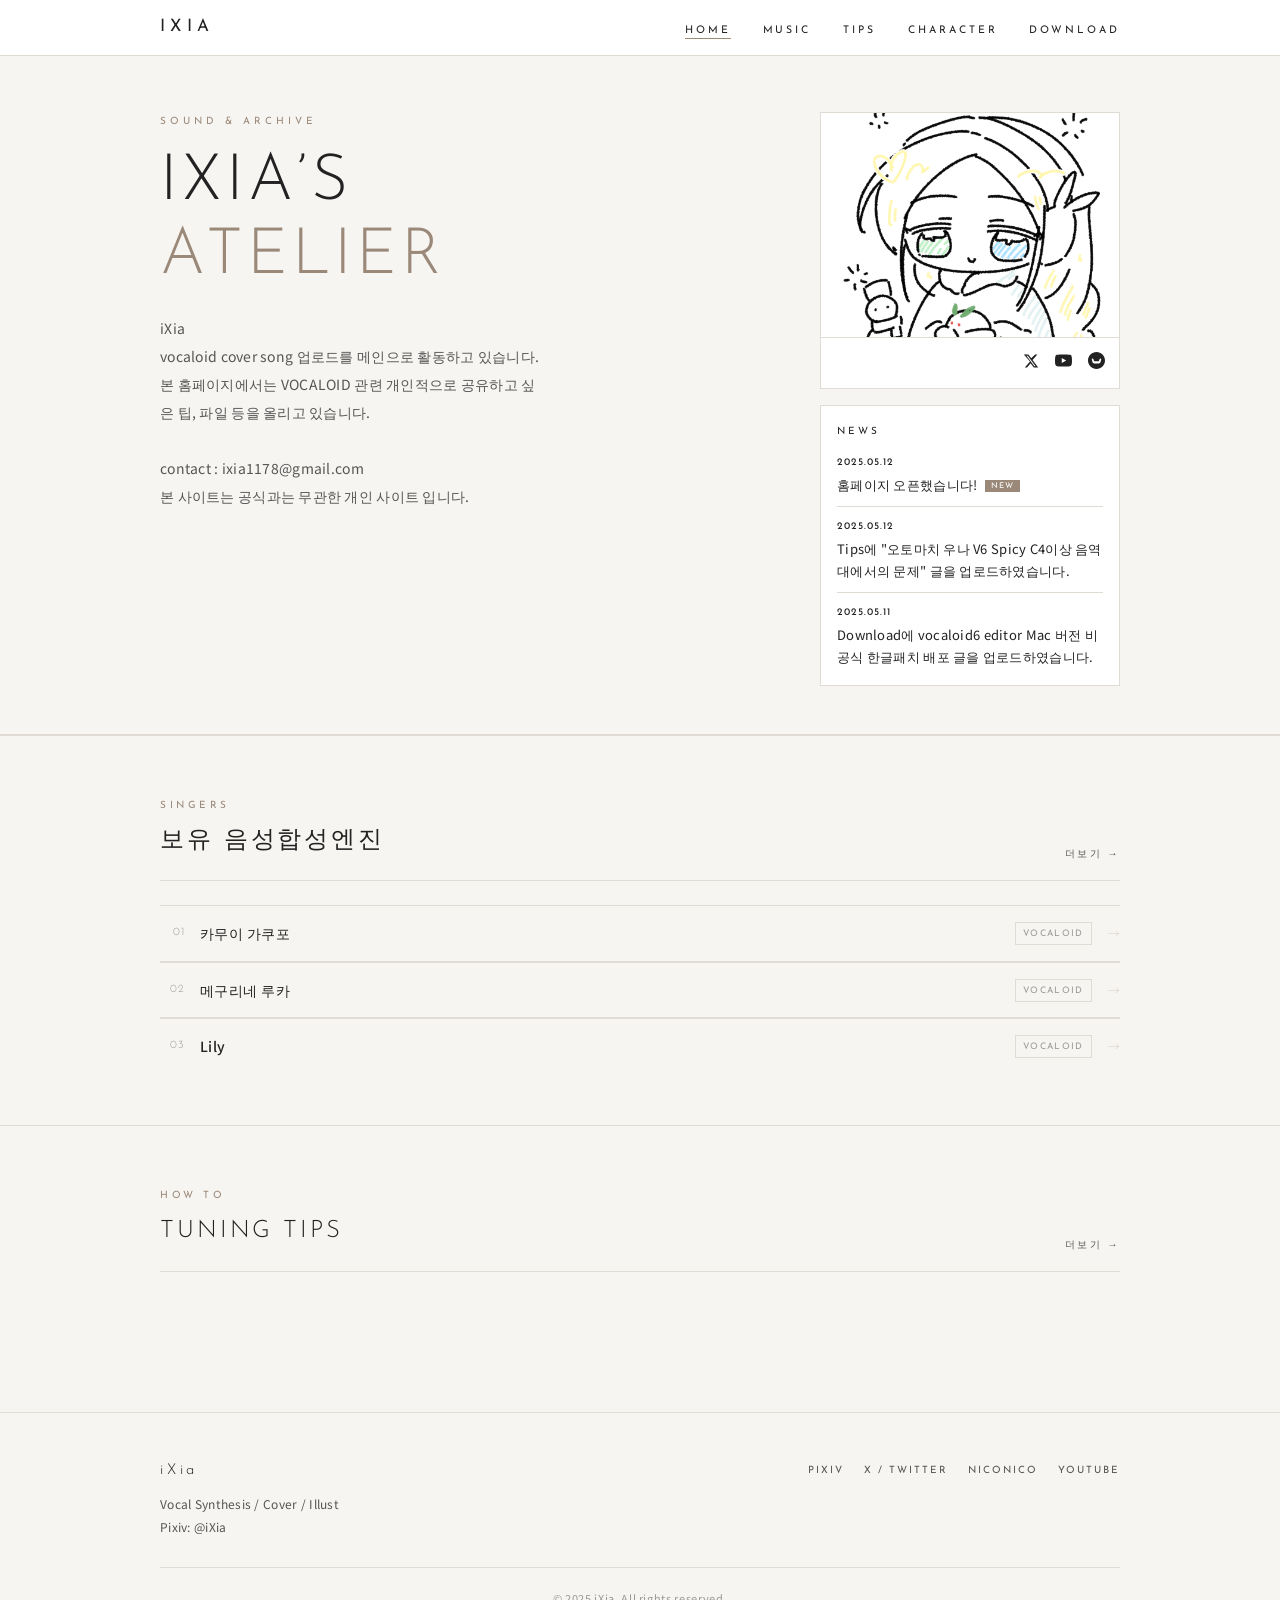
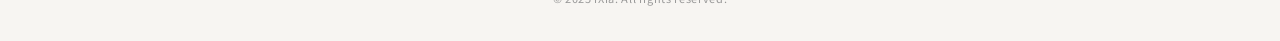
<file: index.html>
<!DOCTYPE html>
<html lang="ko">
<head>
  <meta charset="UTF-8" />
  <meta name="viewport" content="width=device-width, initial-scale=1.0" />

  <!-- ✏️ 브라우저 탭 제목 수정 -->
  <title>iXia</title>

  <!-- ✏️ SNS 공유 미리보기 수정 -->
  <meta property="og:title" content="iXia" />
  <meta property="og:description" content="Vocal Synthesis / Cover / Tips" />
  <meta property="og:type" content="website" />

  <!-- 파비콘: images/favicon.ico 파일 넣으면 자동 적용 -->
  <link rel="icon" href="images/favicon.ico" />

  <link rel="stylesheet" href="css/style.css" />
  <link rel="stylesheet" href="css/tips.css" />
  <link rel="stylesheet" href="css/home.css" />
</head>
<body>

<!-- ══════════════════════════════════════════════════════
     네비게이션 바
     ✏️ 사이트 이름: .nav-logo 안
     ✏️ 메뉴 이름:  .nav-menu 안 각 <a> 텍스트
═══════════════════════════════════════════════════════ -->
<header class="site-nav">
  <div class="wrap nav-inner">

    <!-- ✏️ 왼쪽 로고/이름 -->
    <a href="index.html" class="nav-logo">iXia</a>

    <!-- PC 메뉴 -->
    <nav>
      <ul class="nav-menu">
        <li><a href="index.html" class="active">Home</a></li>
        <li><a href="pages/music.html">Music</a></li>
        <li><a href="pages/tips.html">Tips</a></li>
        <li><a href="pages/character.html">Character</a></li>
        <li><a href="pages/download.html">Download</a></li>
      </ul>
    </nav>

    <!-- 모바일 햄버거 -->
    <button class="hamburger" aria-label="메뉴">
      <span></span><span></span><span></span>
    </button>

  </div>
</header>

<!-- 모바일 드롭다운 -->
<nav class="mob-menu">
  <a href="index.html">Home</a>
  <a href="pages/music.html">Music</a>
  <a href="pages/tips.html">Tips</a>
  <a href="pages/character.html">Character</a>
  <a href="pages/download.html">Download</a>
</nav>


<main>

  <!-- ══════════════════════════════════════════════════
       히어로 섹션
       스케치: 왼쪽(텍스트+버튼) / 오른쪽(캐릭터 링크 + NEWS 박스)
       
       ✏️ 제목:    .hero-title 안
       ✏️ 설명:    .hero-desc 안
       ✏️ 버튼:    .hero-btns 안 <a> 태그 href와 텍스트
       ✏️ 캐릭터 이미지: .hero-chara-img 의 src 속성
                         (images/ 폴더에 파일 넣고 경로 수정)
       ✏️ 뉴스 항목: .news-mini-list 안 <li> 수정
  ══════════════════════════════════════════════════ -->
  <section class="hero">
    <div class="wrap">
      <div class="hero-grid">

        <!-- ── 왼쪽: 텍스트 ── -->
        <div class="hero-text">

          <!-- ✏️ 작은 라벨 텍스트 -->
          <span class="hero-kicker">SOUND & ARCHIVE</span>

          <!--
            ✏️ 메인 타이틀.
            <span class="h-accent">으로 감싼 부분은 베이지 색상 강조.
            <br> 로 줄바꿈.
          -->
          <h1 class="hero-title">
            iXia’s<br />
             <span class="h-accent">ATELIER</span>
          </h1>

          <!-- ✏️ 소개 문장 -->
          <p class="hero-desc">
            iXia<br />
            vocaloid cover song 업로드를 메인으로 활동하고 있습니다.<br />
            본 홈페이지에서는 VOCALOID 관련 개인적으로 공유하고 싶은 팁, 파일 등을 올리고 있습니다.<br /><br />
            contact : ixia1178@gmail.com<br />
            본 사이트는 공식과는 무관한 개인 사이트 입니다.

          </p>


        </div>

        <!-- ── 오른쪽: 사이드 박스 2개 ── -->
        <div class="hero-side">

          <!--
            캐릭터 페이지 링크 박스
            스케치: "이 사이에 CHARACTER 페이지로 이동"
            
            ✏️ 이미지 넣는 방법:
               1. images/ 폴더에 이미지 파일 넣기
               2. 아래 <img> 태그의 src="" 에 경로 입력
                  예) src="images/chara-thumb.jpg"
               3. .hero-chara-img.placeholder div 는 지우기
          -->
          <div class="hero-chara-box">

            <!-- 이미지가 있을 때 → 아래 주석 해제, placeholder div 삭제 -->
            <!-- <img class="hero-chara-img" src="images/chara-thumb.jpg" alt="캐릭터" /> -->

            <!-- 이미지가 없을 때 임시 표시 (이미지 생기면 이 div 삭제) -->
            <img class="hero-chara-img" src="img/profile.png" alt="프로필" />

            <div class="hero-chara-bar">
              <a href="https://x.com/iXIA_00" target="_blank" aria-label="X">
                <svg width="16" height="16" viewBox="0 0 24 24" fill="currentColor">
                  <path d="M18.244 2.25h3.308l-7.227 8.26 8.502 11.24H16.17l-4.714-6.231-5.401 6.231H2.746l7.73-8.835L1.254 2.25H8.08l4.253 5.622 5.91-5.622zm-1.161 17.52h1.833L7.084 4.126H5.117z"/>
                </svg>
              </a>
              <a href="https://www.youtube.com/@iXIA00" target="_blank" aria-label="YouTube">
                <svg width="17" height="17" viewBox="0 0 24 24" fill="currentColor">
                  <path d="M23.498 6.186a3.016 3.016 0 0 0-2.122-2.136C19.505 3.545 12 3.545 12 3.545s-7.505 0-9.377.505A3.017 3.017 0 0 0 .502 6.186C0 8.07 0 12 0 12s0 3.93.502 5.814a3.016 3.016 0 0 0 2.122 2.136c1.871.505 9.376.505 9.376.505s7.505 0 9.377-.505a3.015 3.015 0 0 0 2.122-2.136C24 15.93 24 12 24 12s0-3.93-.502-5.814zM9.545 15.568V8.432L15.818 12l-6.273 3.568z"/>
                </svg>
              </a>
              <a href="https://www.nicovideo.jp/user/136156987" target="_blank" aria-label="NicoNico">
                <svg width="17" height="17" viewBox="0 0 24 24" fill="currentColor">
                  <path d="M12 0C5.373 0 0 5.373 0 12s5.373 12 12 12 12-5.373 12-12S18.627 0 12 0zm5.562 14.578c-.36 1.01-1.306 1.698-2.38 1.718H8.818c-1.074-.02-2.02-.708-2.38-1.718L5.4 10.8c-.213-.595.1-1.25.695-1.463.595-.214 1.25.1 1.463.694l.9 2.506c.09.252.328.422.596.43h5.892c.268-.008.505-.178.596-.43l.9-2.506c.213-.595.868-.908 1.463-.694.595.213.908.868.695 1.463l-1.038 3.778z"/>
                </svg>
              </a>
            </div>
          </div>

          <!--
            NEWS 미니 박스
            스케치: "NEWS 섹션 추가, n월 n일 ~추가됐습니다"
            
            ✏️ 뉴스 항목 수정: 아래 <li> 들을 수정해.
            최신순으로 위에 쓰고, new 뱃지는 최신 항목에만 달아.
            항목은 2~3개가 적당해 (박스가 너무 길어지니까).
          -->
          <div class="news-mini-box">
            <div class="news-mini-head">
              <h3>News</h3>
              <!-- ✏️ 뉴스 페이지가 따로 생기면 href 수정 -->
              <!-- <a href="pages/news.html" class="btn-more" style="font-size:9px;">all →</a> -->
            </div>
            <ul class="news-mini-list">

              <!--
                ✏️ 뉴스 항목 하나 예시.
                복사해서 추가해. 오래된 것은 아래로 밀어.
              -->
              <li class="news-mini-item">
                <span class="news-mini-date">2025.05.12</span>
                <span class="news-mini-text">
                  홈페이지 오픈했습니다!
                  <span class="badge-new">New</span>
                </span>
              </li>

              <li class="news-mini-item">
                <span class="news-mini-date">2025.05.12</span>
                <span class="news-mini-text">Tips에 "오토마치 우나 V6 Spicy C4이상 음역대에서의 문제" 글을 업로드하였습니다.</span>
              </li>

              <li class="news-mini-item">
                <span class="news-mini-date">2025.05.11</span>
                <span class="news-mini-text">Download에 vocaloid6 editor Mac 버전 비공식 한글패치 배포 글을 업로드하였습니다.</span>
              </li>

            </ul>
          </div>

        </div><!-- /hero-side -->

      </div><!-- /hero-grid -->
    </div>
  </section>


  <!-- ══════════════════════════════════════════════════
       보유 음성합성엔진 목록
       스케치: "보유 음성합성엔진 목록 (VOCALOID 이름 + 엔진)"
       
       ✏️ 항목 수정: <li class="voca-item"> 블록 복사해서 추가.
       ✏️ 이름, 엔진, 링크(href) 각각 수정.
       ✏️ href는 나중에 캐릭터 상세 페이지 앵커(#아이디)로 바꿔.
  ══════════════════════════════════════════════════ -->
  <section class="section anim">
  <div class="wrap">
    <div class="sec-head">
      <div>
        <span class="sec-en">Singers</span>
        <h2 class="sec-title">보유 음성합성엔진</h2>
      </div>
      <a href="pages/character.html" class="btn-more">더보기 →</a>
    </div>

    <div class="voca-scroll-wrap">
      <div class="voca-scroll-track">

        <ul class="voca-list">
          <li>
            <a href="pages/character.html#hatsune-miku" class="voca-item">
              <span class="voca-num">01</span>
              <span class="voca-name">카무이 가쿠포</span>
              <span class="voca-engine">VOCALOID</span>
              <span class="voca-arrow">→</span>
            </a>
          </li>
          <li>
            <a href="pages/character.html#ia" class="voca-item">
              <span class="voca-num">02</span>
              <span class="voca-name">메구리네 루카</span>
              <span class="voca-engine">VOCALOID</span>
              <span class="voca-arrow">→</span>
            </a>
          </li>
          <li>
            <a href="pages/character.html#gumi" class="voca-item">
              <span class="voca-num">03</span>
              <span class="voca-name">Lily</span>
              <span class="voca-engine">VOCALOID</span>
              <span class="voca-arrow">→</span>
            </a>
          </li>
        </ul>

        <!-- 무한루프용 복사본 (위랑 똑같이) -->
        <ul class="voca-list">
          <li>
            <a href="pages/character.html#hatsune-miku" class="voca-item">
              <span class="voca-num">04</span>
              <span class="voca-name">히야마 키요테루</span>
              <span class="voca-engine">VOCALOID</span>
              <span class="voca-arrow">→</span>
            </a>
          </li>
          <li>
            <a href="pages/character.html#ia" class="voca-item">
              <span class="voca-num">05</span>
              <span class="voca-name">IA</span>
              <span class="voca-engine">VOCALOID</span>
              <span class="voca-arrow">→</span>
            </a>
          </li>
          <li>
            <a href="pages/character.html#gumi" class="voca-item">
              <span class="voca-num">06</span>
              <span class="voca-name">GUMI</span>
              <span class="voca-engine">VOCALOID</span>
              <span class="voca-arrow">→</span>
            </a>
          </li>
        </ul>

        <ul class="voca-list">
          <li>
            <a href="pages/character.html#hatsune-miku" class="voca-item">
              <span class="voca-num">07</span>
              <span class="voca-name">유즈키 유카리</span>
              <span class="voca-engine">VOCALOID</span>
              <span class="voca-arrow">→</span>
            </a>
          </li>
          <li>
            <a href="pages/character.html#ia" class="voca-item">
              <span class="voca-num">08</span>
              <span class="voca-name">vy1</span>
              <span class="voca-engine">VOCALOID</span>
              <span class="voca-arrow">→</span>
            </a>
          </li>
          <li>
            <a href="pages/character.html#gumi" class="voca-item">
              <span class="voca-num">09</span>
              <span class="voca-name">오토마치 우나</span>
              <span class="voca-engine">VOCALOID</span>
              <span class="voca-arrow">→</span>
            </a>
          </li>
        </ul>

        <ul class="voca-list">
          <li>
            <a href="pages/character.html#hatsune-miku" class="voca-item">
              <span class="voca-num">10</span>
              <span class="voca-name">히비키 코토</span>
              <span class="voca-engine">VOCALOID</span>
              <span class="voca-arrow">→</span>
            </a>
          </li>
          <li>
            <a href="pages/character.html#ia" class="voca-item">
              <span class="voca-num">11</span>
              <span class="voca-name">kokone</span>
              <span class="voca-engine">VOCALOID</span>
              <span class="voca-arrow">→</span>
            </a>
          </li>
          <li>
            <a href="pages/character.html#gumi" class="voca-item">
              <span class="voca-num">12</span>
              <span class="voca-name">chika</span>
              <span class="voca-engine">VOCALOID</span>
              <span class="voca-arrow">→</span>
            </a>
          </li>
        </ul>

        <ul class="voca-list">
          <li>
            <a href="pages/character.html#hatsune-miku" class="voca-item">
              <span class="voca-num">13</span>
              <span class="voca-name">KAITO</span>
              <span class="voca-engine">VOCALOID</span>
              <span class="voca-arrow">→</span>
            </a>
          </li>
          <li>
            <a href="pages/character.html#ia" class="voca-item">
              <span class="voca-num">14</span>
              <span class="voca-name">키즈나 아카리</span>
              <span class="voca-engine">VOCALOID</span>
              <span class="voca-arrow">→</span>
            </a>
          </li>
          <li>
            <a href="pages/character.html#gumi" class="voca-item">
              <span class="voca-num">15</span>
              <span class="voca-name">류토</span>
              <span class="voca-engine">VOCALOID</span>
              <span class="voca-arrow">→</span>
            </a>
          </li>
        </ul>

        <ul class="voca-list">
          <li>
            <a href="pages/character.html#hatsune-miku" class="voca-item">
              <span class="voca-num">16</span>
              <span class="voca-name">CUL</span>
              <span class="voca-engine">VOCALOID</span>
              <span class="voca-arrow">→</span>
            </a>
          </li>
          <li>
            <a href="pages/character.html#ia" class="voca-item">
              <span class="voca-num">17</span>
              <span class="voca-name">asa</span>
              <span class="voca-engine">VOCALOID</span>
              <span class="voca-arrow">→</span>
            </a>
          </li>
         
        </ul>

      </div>
    </div>

  </div>
</section>

  <!-- ══════════════════════════════════════════════════
       TUNING TIPS 미리보기
       스케치: 목록 형태, "더보기 >" 클릭 → TIPS 페이지 이동
       
       ✏️ 팁 항목 수정: <li> 블록 복사해서 추가.
       ✏️ href: TIPS 페이지 내 앵커 (pages/tips.html#tip-01)
  ══════════════════════════════════════════════════ -->
  <section class="section anim">
  <div class="wrap">
    <div class="sec-head">
      <div>
        <span class="sec-en">How to</span>
        <h2 class="sec-title">Tuning Tips</h2>
      </div>
      <a href="pages/tips.html" class="btn-more">더보기 →</a>
    </div>

    <!-- 최신 글 3개 자동으로 표시 — 건드리지 않아도 돼! -->
    <ul class="tips-list" id="home-tips-list"></ul>

  </div>
</section>


  <!-- ══════════════════════════════════════════════════
       COVERS 슬라이더
       스케치: 가로 슬라이딩, 재생 버튼 아이콘, "더보기 >" → MUSIC 페이지
       
       ✏️ 커버 곡 추가: <div class="covers-card"> 블록을 복사해서 추가.
       ✏️ 앨범 아트: .covers-thumb 안에 <img src="경로"> 넣기.
       ✏️ 링크: href 에 유튜브/니코동 주소 넣기.
  ══════════════════════════════════════════════════ -->
  
<script src="js/tips-data.js"></script>
<script>
  /* 홈 Tips 미리보기: 최신 3개 자동 표시 */
  const homeTipsList = document.getElementById('home-tips-list');
  if (homeTipsList) {
    const recent = TIPS_DATA.slice(0, 3);
    homeTipsList.innerHTML = recent.map(post => `
      <li class="tips-item">
        <a href="pages/tips-post.html?id=${post.id}" class="tips-item-link">
          <div class="tips-item-main">
            <p class="tips-item-title">${post.title}</p>
            <p class="tips-item-summary">${post.summary}</p>
            <div class="tips-item-tags">
              ${post.tags.map(t => `<span class="tips-tag">${t}</span>`).join('')}
            </div>
          </div>
          <div class="tips-item-right">
            <span class="tips-item-date">${post.date}</span>
            <span class="tips-item-arrow">→</span>
          </div>
        </a>
      </li>
    `).join('');
  }
</script>

</main>


<!-- ══════════════════════════════════════════════════════
     푸터
     ✏️ 이름: .footer-name 안
     ✏️ 설명: .footer-desc 안
     ✏️ 외부 링크: .footer-links 안 <a> 태그의 href와 텍스트
═══════════════════════════════════════════════════════ -->
<footer class="site-footer">
  <div class="wrap">
    <div class="footer-inner">

      <!-- 왼쪽: 이름 + 소개 -->
      <div>
        <!-- ✏️ 하단 이름 수정 -->
        <p class="footer-name">iXia</p>
        <!-- ✏️ 짧은 소개 수정 -->
        <p class="footer-desc">
          Vocal Synthesis / Cover / Illust<br />
          Pixiv: @iXia
        </p>
      </div>

      <!-- 오른쪽: 외부 링크들 -->
      <div class="footer-links">
        <!-- ✏️ href="" 안에 실제 SNS 링크 넣기. 필요없는 줄은 지워. -->
        <a href="https://www.pixiv.net/" target="_blank">Pixiv</a>
        <a href="https://twitter.com/" target="_blank">X / Twitter</a>
        <a href="https://www.nicovideo.jp/" target="_blank">NicoNico</a>
        <a href="https://www.youtube.com/" target="_blank">YouTube</a>
      </div>

    </div>

    <!-- ✏️ 이름과 연도 수정 -->
    <p class="footer-copy">&copy; 2025 iXia. All rights reserved.</p>
  </div>
</footer>


<script src="js/main.js"></script>
</body>
</html>
</file>
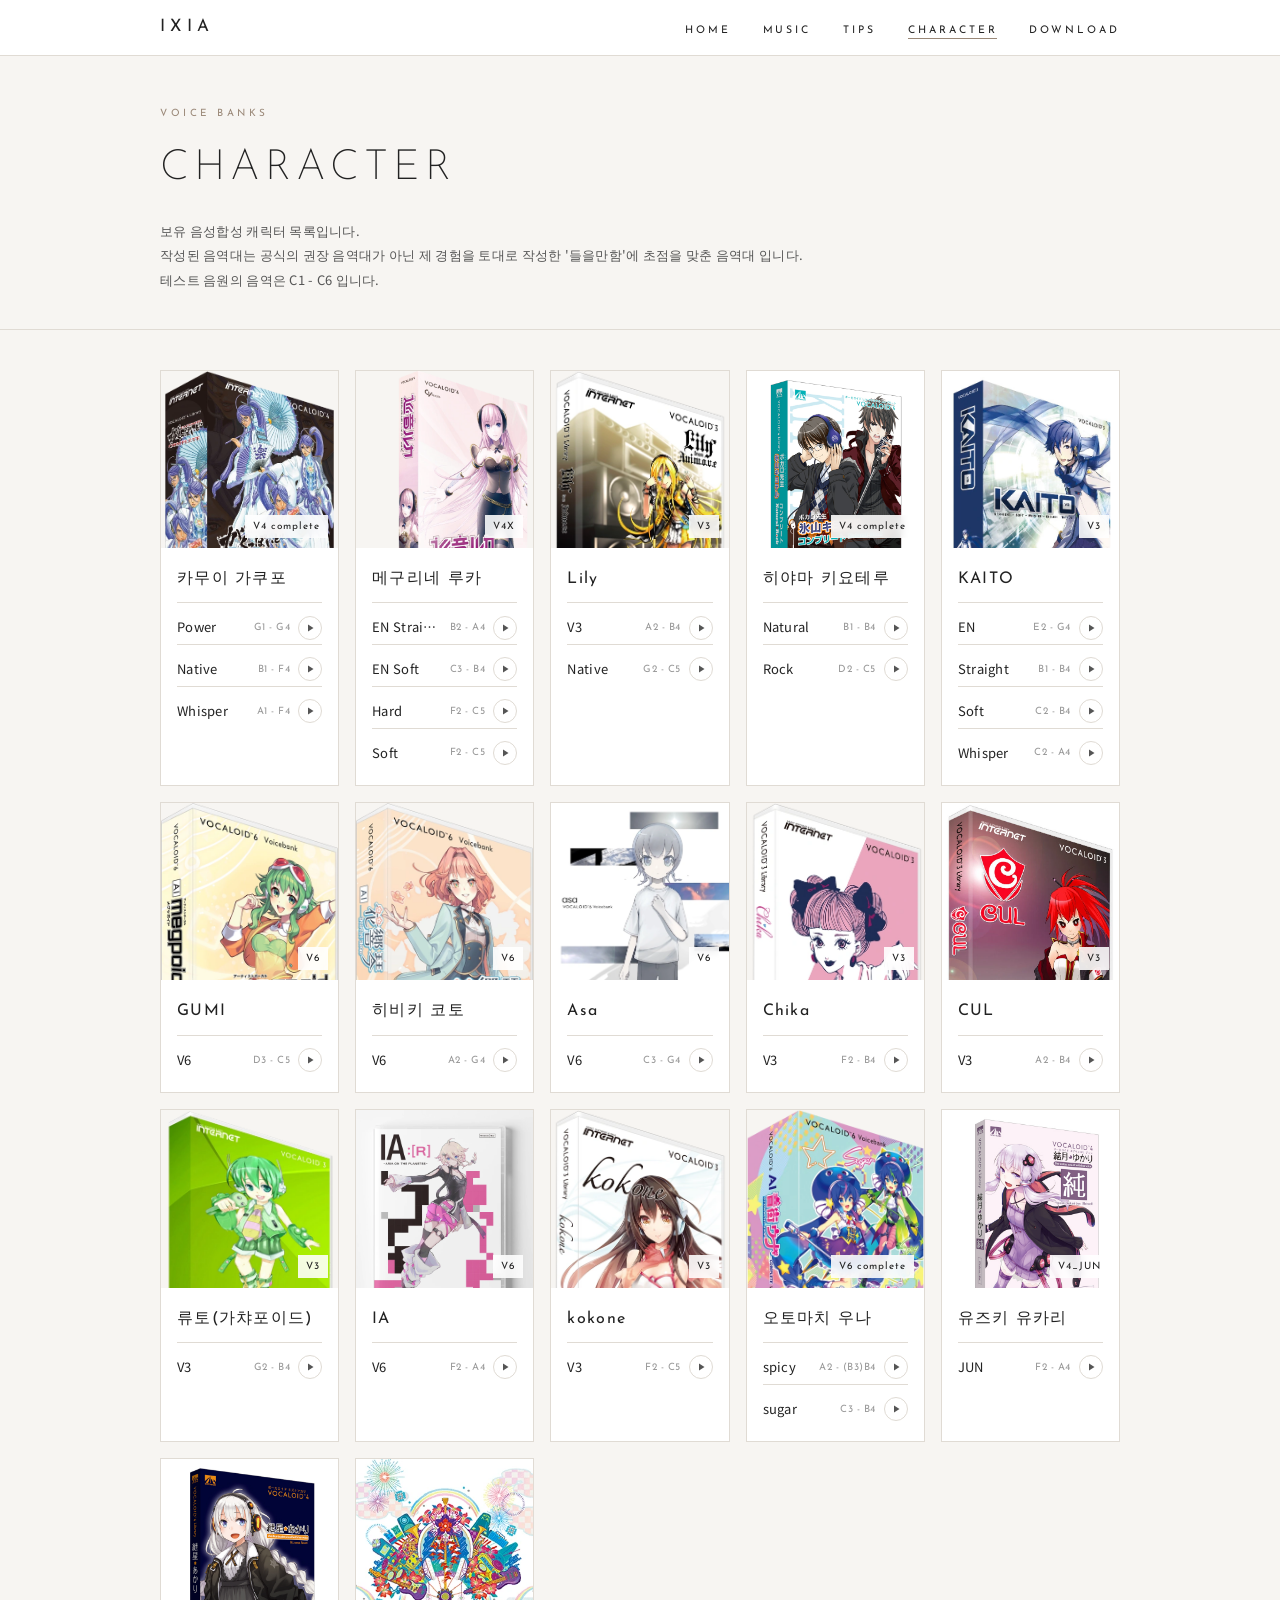
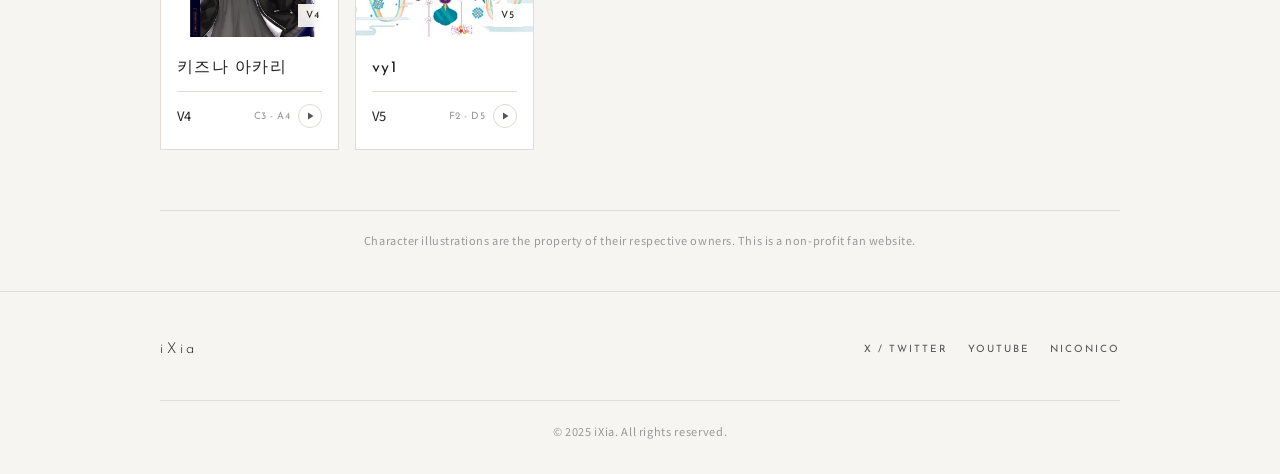
<file: pages/character.html>
<!DOCTYPE html>
<html lang="ko">
<head>
  <meta charset="UTF-8" />
  <meta name="viewport" content="width=device-width, initial-scale=1.0" />
  <title>Character — iXia</title>
  <link rel="stylesheet" href="../css/style.css" />
  <link rel="stylesheet" href="../css/character.css" />
</head>
<body>

<header class="site-nav">
  <div class="wrap nav-inner">
    <a href="../index.html" class="nav-logo">iXia</a>
    <nav>
      <ul class="nav-menu">
        <li><a href="../index.html">Home</a></li>
        <li><a href="music.html">Music</a></li>
        <li><a href="tips.html">Tips</a></li>
        <li><a href="character.html" class="active">Character</a></li>
        <li><a href="download.html">Download</a></li>
      </ul>
    </nav>
    <button class="hamburger"><span></span><span></span><span></span></button>
  </div>
</header>

<nav class="mob-menu">
  <a href="../index.html">Home</a>
  <a href="music.html">Music</a>
  <a href="tips.html">Tips</a>
  <a href="character.html">Character</a>
  <a href="download.html">Download</a>
</nav>

<main>

  <div class="page-header">
    <div class="wrap">
      <span class="sec-en">Voice Banks</span>
      <h1 class="page-title">Character</h1>
      <p class="page-desc">보유 음성합성 캐릭터 목록입니다.</p>
      <p class="page-desc">작성된 음역대는 공식의 권장 음역대가 아닌 제 경험을 토대로 작성한 '들을만함'에 초점을 맞춘 음역대 입니다.</p>
      <p class="page-desc">테스트 음원의 음역은 C1 - C6 입니다.</p>
    </div>
  </div>

  <div class="wrap">
    <!-- 캐릭터 그리드 (JS가 자동으로 생성) -->
    <div class="chara-grid" id="chara-grid"></div>
  </div>

  <div class="wrap">
  <p class="chara-disclaimer">
    Character illustrations are the property of their respective owners. This is a non-profit fan website.
  </p>
</div>
</main>

<footer class="site-footer">
  <div class="wrap">
    <div class="footer-inner">
      <div>
        <p class="footer-name">iXia</p>
      </div>
      <div class="footer-links">
        <a href="https://x.com/iXIA_00" target="_blank">X / Twitter</a>
        <a href="https://youtube.com/@ixia00" target="_blank">YouTube</a>
        <a href="https://www.nicovideo.jp/user/136156987" target="_blank">NicoNico</a>
      </div>
    </div>
    <p class="footer-copy">&copy; 2025 iXia. All rights reserved.</p>
  </div>
</footer>

<script src="../js/main.js"></script>
<script src="../js/character-data.js"></script>
<script>
/* 캐릭터 그리드 자동 생성 — 건드리지 않아도 돼! */
const grid = document.getElementById('chara-grid');

grid.innerHTML = CHARACTER_DATA.map(chara => {

  /* 엔진 뱃지 */
  const badges = chara.engines.map(e =>
    `<span class="chara-engine-badge">${e}</span>`
  ).join('');

  /* 라이브러리 목록 */
  const libs = chara.libraries.map(lib => {

    /* 샘플 재생 버튼 */
    const sampleBtn = lib.sample
      ? `<button class="chara-sample-btn" onclick="playSample('${lib.sample}', this)" aria-label="샘플 재생">
           <svg width="12" height="12" viewBox="0 0 24 24" fill="currentColor">
             <path d="M8 5v14l11-7z"/>
           </svg>
         </button>`
      : '';

    const libName = lib.name ? `<span class="lib-name">${lib.name}</span>` : '';
    const range = lib.range ? `<span class="lib-range">${lib.range}</span>` : '';

    return `
  <div class="chara-lib">
    <div class="chara-lib-left">
      ${libName}
    </div>
        <div class="chara-lib-right">
          ${range}
          ${sampleBtn}
        </div>
      </div>
    `;
  }).join('');

  return `
    <div class="chara-card" id="${chara.id}">

      <!-- 이미지 영역 -->
      <div class="chara-img-wrap">
        <img class="chara-img" src="${chara.image}" alt="${chara.name}"
          onerror="this.style.display='none'; this.nextElementSibling.style.display='flex';" />
        <!-- 이미지 없을 때 플레이스홀더 -->
        <div class="chara-img-ph" style="display:none;">
          <span>${chara.name.charAt(0)}</span>
        </div>
        <!-- 엔진 뱃지 (이미지 위에 표시) -->
        <div class="chara-badges">${badges}</div>
      </div>

      <!-- 캐릭터 이름 -->
      <div class="chara-info">
        <h2 class="chara-name">${chara.name}</h2>

        <!-- 라이브러리 목록 -->
        <div class="chara-libs">
          ${libs}
        </div>
      </div>

    </div>
  `;
}).join('');

/* 샘플 음원 재생 */
let currentAudio = null;
let currentBtn = null;

function playSample(src, btn) {
  if (currentAudio && !currentAudio.paused) {
    currentAudio.pause();
    currentAudio.currentTime = 0;
    currentBtn.classList.remove('playing');
    if (currentBtn === btn) {
      currentAudio = null;
      currentBtn = null;
      return;
    }
  }
  currentAudio = new Audio(src);
  currentBtn = btn;
  currentAudio.play();
  btn.classList.add('playing');
  currentAudio.onended = function() {
    btn.classList.remove('playing');
    currentAudio = null;
    currentBtn = null;
  };
}
</script>

</body>
</html>
</file>
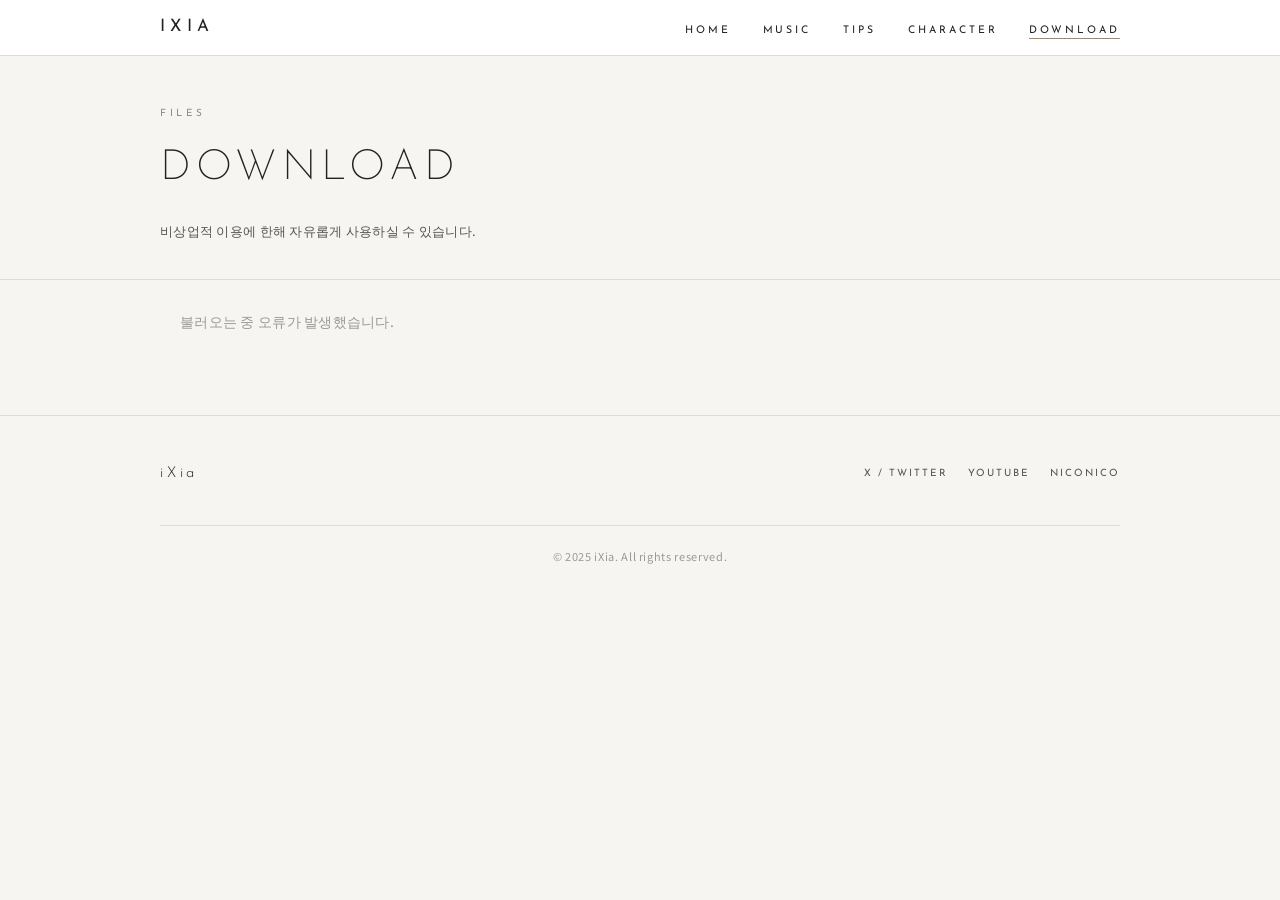
<file: pages/download.html>
<!DOCTYPE html>
<html lang="ko">
<head>
  <meta charset="UTF-8" />
  <meta name="viewport" content="width=device-width, initial-scale=1.0" />
  <title>Download — iXia</title>
  <link rel="stylesheet" href="../css/style.css" />
  <link rel="stylesheet" href="../css/download.css" />
</head>
<body>

<header class="site-nav">
  <div class="wrap nav-inner">
    <a href="../index.html" class="nav-logo">iXia</a>
    <nav>
      <ul class="nav-menu">
        <li><a href="../index.html">Home</a></li>
        <li><a href="music.html">Music</a></li>
        <li><a href="tips.html">Tips</a></li>
        <li><a href="character.html">Character</a></li>
        <li><a href="download.html" class="active">Download</a></li>
      </ul>
    </nav>
    <button class="hamburger"><span></span><span></span><span></span></button>
  </div>
</header>

<nav class="mob-menu">
  <a href="../index.html">Home</a>
  <a href="music.html">Music</a>
  <a href="tips.html">Tips</a>
  <a href="character.html">Character</a>
  <a href="download.html">Download</a>
</nav>

<main>

  <div class="page-header">
    <div class="wrap">
      <span class="sec-en">Files</span>
      <h1 class="page-title">Download</h1>
      <!--
        ✏️ 비공개 배포 관련 주의사항 있으면 여기에 추가해.
        예: 비상업적 이용만 가능, 2차 배포 금지 등
      -->
      <p class="page-desc">비상업적 이용에 한해 자유롭게 사용하실 수 있습니다.</p>
    </div>
  </div>

  <div class="wrap">
    <!-- 목록 (JS가 자동으로 생성) -->
    <ul class="dl-list" id="dl-list"></ul>
  </div>

</main>

<footer class="site-footer">
  <div class="wrap">
    <div class="footer-inner">
      <div>
        <p class="footer-name">iXia</p>
      </div>
      <div class="footer-links">
        <a href="https://x.com/iXIA_00" target="_blank">X / Twitter</a>
        <a href="https://youtube.com/@ixia00" target="_blank">YouTube</a>
        <a href="https://www.nicovideo.jp/user/136156987" target="_blank">NicoNico</a>
      </div>
    </div>
    <p class="footer-copy">&copy; 2025 iXia. All rights reserved.</p>
  </div>
</footer>

<script src="../js/main.js"></script>
<script>
/* GitHub API로 _download 폴더 마크다운 파일 읽어오기 */
const listEl = document.getElementById('dl-list');
const REPO = 'ixia00/ixia00.github.io';
const FOLDER = '_download';

async function loadPosts() {
  try {
    /* 파일 목록 가져오기 */
    const res = await fetch(`https://api.github.com/repos/${REPO}/contents/${FOLDER}`);
    const files = await res.json();

    /* .md 파일만 필터링하고 숨김파일 제외 */
    const mdFiles = files
      .filter(f => f.name.endsWith('.md') && !f.name.startsWith('.'))
      .reverse(); /* 최신순 */

    /* 각 파일 내용 가져오기 */
    const posts = await Promise.all(mdFiles.map(async file => {
      const r = await fetch(file.download_url);
      const text = await r.text();
      return parseFrontmatter(text, file.name);
    }));

    /* 날짜순 정렬 */
    posts.sort((a, b) => new Date(b.date) - new Date(a.date));

    /* 목록 렌더링 */
    listEl.innerHTML = posts.map(post => `
      <li class="dl-item">
        <a href="download-post.html?slug=${post.slug}" class="dl-item-link">
          <div class="dl-item-main">
            <p class="dl-item-title">${post.title}</p>
            <p class="dl-item-summary">${post.summary}</p>
          </div>
          <div class="dl-item-right">
            <span class="dl-item-date">${formatDate(post.date)}</span>
            <span class="dl-item-arrow">→</span>
          </div>
        </a>
      </li>
    `).join('');

  } catch(e) {
    listEl.innerHTML = '<li style="padding:20px;color:var(--muted);">불러오는 중 오류가 발생했습니다.</li>';
  }
}

/* frontmatter 파싱 (---로 감싼 메타데이터) */
function parseFrontmatter(text, filename) {
  const match = text.match(/^---\n([\s\S]*?)\n---/);
  const meta = {};
  if (match) {
    match[1].split('\n').forEach(line => {
      const [key, ...val] = line.split(':');
      if (key) {
  let v = val.join(':').trim();
  if ((v.startsWith("'") && v.endsWith("'")) || (v.startsWith('"') && v.endsWith('"'))) {
    v = v.slice(1, -1);
  }
  meta[key.trim()] = v;
}
    });
  }
  return {
    title: meta.title || filename,
    date: meta.date || '',
    summary: meta.summary || '',
    slug: filename.replace('.md', '')
  };
}

/* 날짜 포맷 */
function formatDate(dateStr) {
  if (!dateStr) return '';
  const d = new Date(dateStr);
  return `${d.getFullYear()}.${String(d.getMonth()+1).padStart(2,'0')}.${String(d.getDate()).padStart(2,'0')}`;
}

loadPosts();
</script>

</body>
</html>
</file>
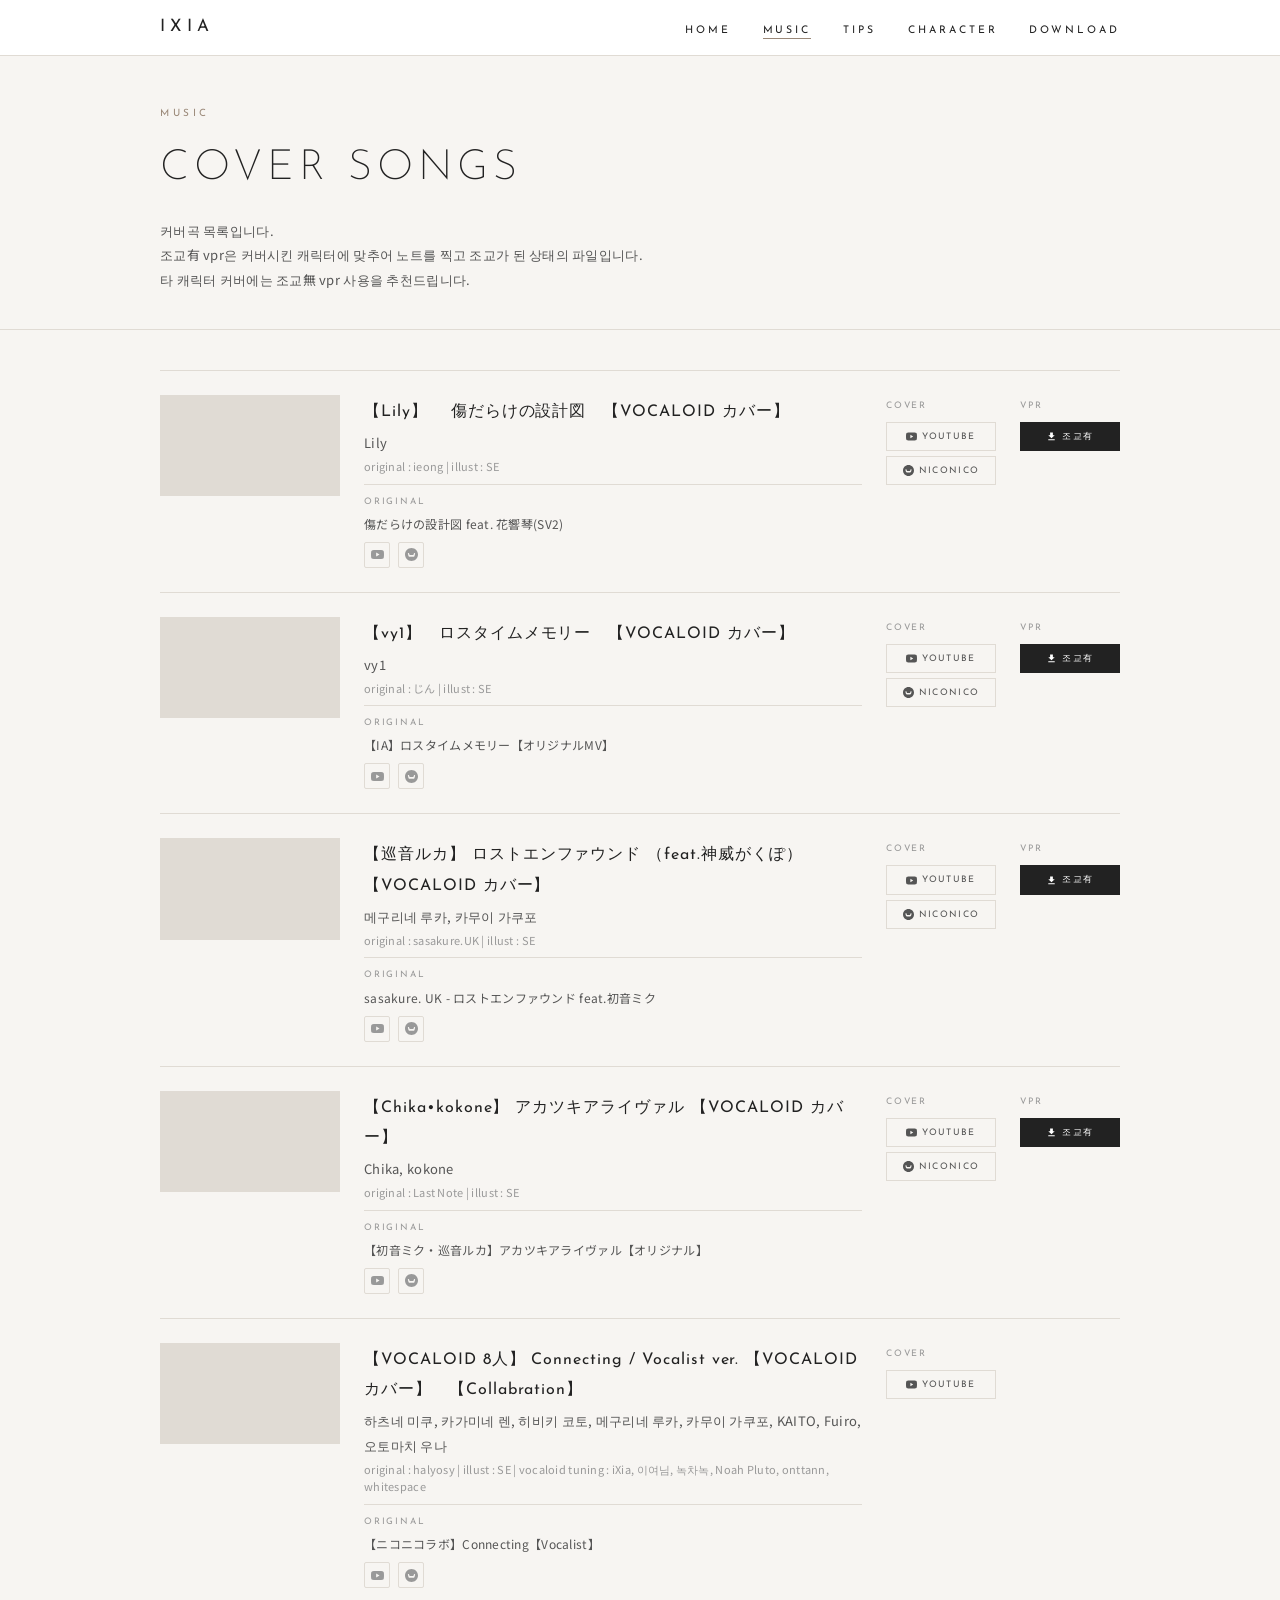
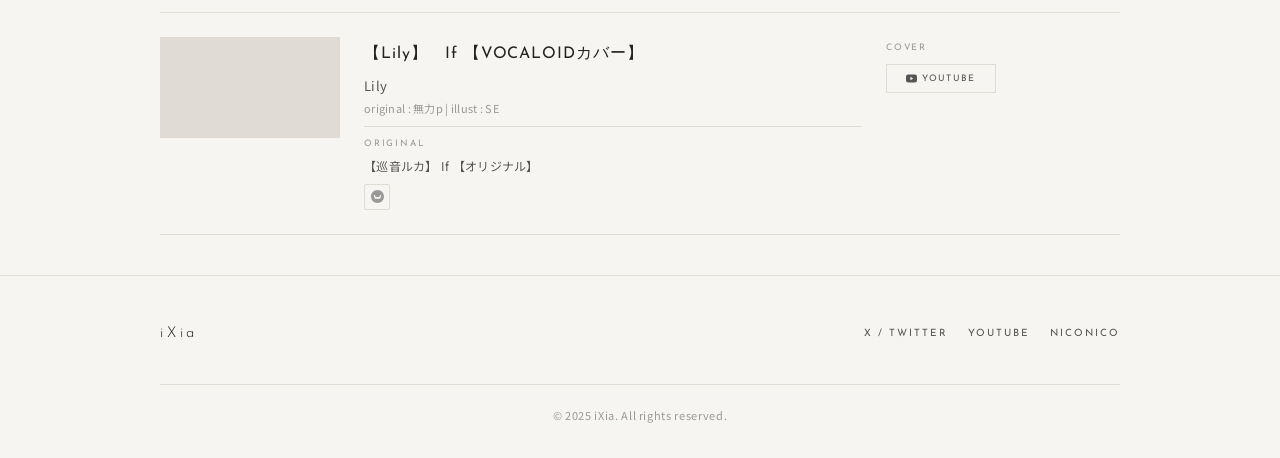
<file: pages/music.html>
<!DOCTYPE html>
<html lang="ko">
<head>
  <meta charset="UTF-8" />
  <meta name="viewport" content="width=device-width, initial-scale=1.0" />
  <title>Music — iXia</title>
  <link rel="stylesheet" href="../css/style.css" />
  <link rel="stylesheet" href="../css/music.css" />
</head>
<body>

<header class="site-nav">
  <div class="wrap nav-inner">
    <a href="../index.html" class="nav-logo">iXia</a>
    <nav>
      <ul class="nav-menu">
        <li><a href="../index.html">Home</a></li>
        <li><a href="music.html" class="active">Music</a></li>
        <li><a href="tips.html">Tips</a></li>
        <li><a href="character.html">Character</a></li>
        <li><a href="download.html">Download</a></li>
      </ul>
    </nav>
    <button class="hamburger"><span></span><span></span><span></span></button>
  </div>
</header>

<nav class="mob-menu">
  <a href="../index.html">Home</a>
  <a href="music.html">Music</a>
  <a href="tips.html">Tips</a>
  <a href="character.html">Character</a>
  <a href="download.html">Download</a>
</nav>

<main>

  <div class="page-header">
    <div class="wrap">
      <span class="sec-en">Music</span>
      <h1 class="page-title">Cover Songs</h1>
      <p class="page-desc">커버곡 목록입니다.</p>
      <p class="page-desc">조교有 vpr은 커버시킨 캐릭터에 맞추어 노트를 찍고 조교가 된 상태의 파일입니다.</p>
      <p class="page-desc">타 캐릭터 커버에는 조교無 vpr 사용을 추천드립니다.</p>
    </div>
  </div>

  <div class="wrap">
    <ul class="music-list">

      <!--
        ══════════════════════════════════════════
        ✏️ 곡 카드 추가 방법:
        <li class="music-card"> 블록 통째로 복사해서 추가.

        유튜브 썸네일:
        유튜브 URL https://www.youtube.com/watch?v=ABC123 에서
        ABC123 부분을 data-ytid="" 안에 넣으면 자동으로 썸네일 뜸!

        없는 링크는 해당 <a> 태그 줄만 삭제.
        VPR 없으면 <div class="music-vpr-links"> 블록 전체 삭제하고
        대신 <div></div> 로 빈 칸 유지해줘.
        ══════════════════════════════════════════
      -->

      <li class="music-card">

        <!-- 1열: 썸네일 -->
        <!-- ✏️ data-ytid 에 유튜브 영상 ID, href 에도 똑같이 -->
        <div class="music-thumb" data-ytid="https://www.youtube.com/watch?v=sS2shyVDk-8">
          <div class="music-thumb-overlay">
            <a href="https://www.youtube.com/watch?v=sS2shyVDk-8" target="_blank" class="play-circle">
              <svg width="20" height="20" viewBox="0 0 24 24" fill="white">
                <path d="M8 5v14l11-7z"/>
              </svg>
            </a>
          </div>
        </div>

        <!-- 2열: 곡 정보 + 원곡 -->
        <div class="music-info">
          <!-- ✏️ 곡 제목 -->
          <p class="music-title">【Lily】 　傷だらけの設計図　【VOCALOID カバー】</p>
          <!-- ✏️ 사용 보컬로이드 -->
          <p class="music-voca">Lily</p>
          <p class="music-credit">original : ieong | illust : SE</p>

          <div class="music-original-block">
            <p class="music-original-label">Original</p>
            <!-- ✏️ 작곡가 — 원곡 제목 -->
            <p class="music-original-name">傷だらけの設計図 feat. 花響琴(SV2)</p>

            <!-- 원곡 링크: 아이콘으로 -->
            <div class="music-original-links">

              <!-- ✏️ 원곡 유튜브 없으면 이 <a> 삭제 -->
              <a href="https://www.youtube.com/watch?v=Ci1-7SVR8ig" target="_blank" class="orig-icon yt" title="원곡 YouTube">
                <svg width="13" height="13" viewBox="0 0 24 24" fill="currentColor">
                  <path d="M23.498 6.186a3.016 3.016 0 0 0-2.122-2.136C19.505 3.545 12 3.545 12 3.545s-7.505 0-9.377.505A3.017 3.017 0 0 0 .502 6.186C0 8.07 0 12 0 12s0 3.93.502 5.814a3.016 3.016 0 0 0 2.122 2.136c1.871.505 9.376.505 9.376.505s7.505 0 9.377-.505a3.015 3.015 0 0 0 2.122-2.136C24 15.93 24 12 24 12s0-3.93-.502-5.814zM9.545 15.568V8.432L15.818 12l-6.273 3.568z"/>
                </svg>
              </a>

              <!-- ✏️ 원곡 니코동 없으면 이 <a> 삭제 -->
              <a href="https://www.nicovideo.jp/watch/sm46183074" target="_blank" class="orig-icon nico" title="원곡 NicoNico">
                <svg width="13" height="13" viewBox="0 0 24 24" fill="currentColor">
                  <path d="M12 0C5.373 0 0 5.373 0 12s5.373 12 12 12 12-5.373 12-12S18.627 0 12 0zm5.562 14.578c-.36 1.01-1.306 1.698-2.38 1.718H8.818c-1.074-.02-2.02-.708-2.38-1.718L5.4 10.8c-.213-.595.1-1.25.695-1.463.595-.214 1.25.1 1.463.694l.9 2.506c.09.252.328.422.596.43h5.892c.268-.008.505-.178.596-.43l.9-2.506c.213-.595.868-.908 1.463-.694.595.213.908.868.695 1.463l-1.038 3.778z"/>
                </svg>
              </a>

            </div>
          </div>
        </div>

        <!-- 3열: 내 커버 링크 버튼 -->
        <div class="music-cover-links">
          <span class="music-col-label">Cover</span>

          <!-- ✏️ 내 유튜브 없으면 삭제 -->
          <a href="https://www.youtube.com/watch?v=sS2shyVDk-8" target="_blank" class="cover-btn yt">
            <svg width="11" height="11" viewBox="0 0 24 24" fill="currentColor">
              <path d="M23.498 6.186a3.016 3.016 0 0 0-2.122-2.136C19.505 3.545 12 3.545 12 3.545s-7.505 0-9.377.505A3.017 3.017 0 0 0 .502 6.186C0 8.07 0 12 0 12s0 3.93.502 5.814a3.016 3.016 0 0 0 2.122 2.136c1.871.505 9.376.505 9.376.505s7.505 0 9.377-.505a3.015 3.015 0 0 0 2.122-2.136C24 15.93 24 12 24 12s0-3.93-.502-5.814zM9.545 15.568V8.432L15.818 12l-6.273 3.568z"/>
            </svg>
            YouTube
          </a>

          <!-- ✏️ 내 니코동 없으면 삭제 -->
          <a href="https://www.nicovideo.jp/watch/sm46200345" target="_blank" class="cover-btn nico">
            <svg width="11" height="11" viewBox="0 0 24 24" fill="currentColor">
              <path d="M12 0C5.373 0 0 5.373 0 12s5.373 12 12 12 12-5.373 12-12S18.627 0 12 0zm5.562 14.578c-.36 1.01-1.306 1.698-2.38 1.718H8.818c-1.074-.02-2.02-.708-2.38-1.718L5.4 10.8c-.213-.595.1-1.25.695-1.463.595-.214 1.25.1 1.463.694l.9 2.506c.09.252.328.422.596.43h5.892c.268-.008.505-.178.596-.43l.9-2.506c.213-.595.868-.908 1.463-.694.595.213.908.868.695 1.463l-1.038 3.778z"/>
            </svg>
            NicoNico
          </a>
        </div>

        <!-- 4열: VPR 다운로드 버튼 (최대 2개) -->
        <!-- ✏️ VPR 없으면 이 블록 전체 지우고 <div></div> 로 대체 -->
        <div class="music-vpr-links">
          <span class="music-col-label">VPR</span>

          <!-- ✏️ VPR 1: href 에 파일 링크, 텍스트에 캐릭터명 -->
          <a href=" https://github.com/ixia00/ixia00.github.io/raw/main/vpr/tunning/scarred_blueprint.vpr" download class="vpr-btn">
            <svg width="11" height="11" viewBox="0 0 24 24" fill="currentColor">
              <path d="M19 9h-4V3H9v6H5l7 7 7-7zM5 18v2h14v-2H5z"/>
            </svg>
            조교有
          </a>
        </div>

      </li>      

      <li class="music-card">

        <!-- 1열: 썸네일 -->
        <!-- ✏️ data-ytid 에 유튜브 영상 ID, href 에도 똑같이 -->
        <div class="music-thumb" data-ytid="https://www.youtube.com/watch?v=BzoQyNTZdUY">
          <div class="music-thumb-overlay">
            <a href="https://www.youtube.com/watch?v=BzoQyNTZdUY" target="_blank" class="play-circle">
              <svg width="20" height="20" viewBox="0 0 24 24" fill="white">
                <path d="M8 5v14l11-7z"/>
              </svg>
            </a>
          </div>
        </div>

        <!-- 2열: 곡 정보 + 원곡 -->
        <div class="music-info">
          <!-- ✏️ 곡 제목 -->
          <p class="music-title">【vy1】　ロスタイムメモリー　【VOCALOID カバー】</p>
          <!-- ✏️ 사용 보컬로이드 -->
          <p class="music-voca">vy1</p>
          <p class="music-credit">original : じん | illust : SE</p>

          <div class="music-original-block">
            <p class="music-original-label">Original</p>
            <!-- ✏️ 작곡가 — 원곡 제목 -->
            <p class="music-original-name">【IA】ロスタイムメモリー【オリジナルMV】</p>

            <!-- 원곡 링크: 아이콘으로 -->
            <div class="music-original-links">

              <!-- ✏️ 원곡 유튜브 없으면 이 <a> 삭제 -->
              <a href="https://www.youtube.com/watch?v=yJTQuDCnMjg" target="_blank" class="orig-icon yt" title="원곡 YouTube">
                <svg width="13" height="13" viewBox="0 0 24 24" fill="currentColor">
                  <path d="M23.498 6.186a3.016 3.016 0 0 0-2.122-2.136C19.505 3.545 12 3.545 12 3.545s-7.505 0-9.377.505A3.017 3.017 0 0 0 .502 6.186C0 8.07 0 12 0 12s0 3.93.502 5.814a3.016 3.016 0 0 0 2.122 2.136c1.871.505 9.376.505 9.376.505s7.505 0 9.377-.505a3.015 3.015 0 0 0 2.122-2.136C24 15.93 24 12 24 12s0-3.93-.502-5.814zM9.545 15.568V8.432L15.818 12l-6.273 3.568z"/>
                </svg>
              </a>

              <!-- ✏️ 원곡 니코동 없으면 이 <a> 삭제 -->
              <a href="https://www.nicovideo.jp/watch/sm20470051" target="_blank" class="orig-icon nico" title="원곡 NicoNico">
                <svg width="13" height="13" viewBox="0 0 24 24" fill="currentColor">
                  <path d="M12 0C5.373 0 0 5.373 0 12s5.373 12 12 12 12-5.373 12-12S18.627 0 12 0zm5.562 14.578c-.36 1.01-1.306 1.698-2.38 1.718H8.818c-1.074-.02-2.02-.708-2.38-1.718L5.4 10.8c-.213-.595.1-1.25.695-1.463.595-.214 1.25.1 1.463.694l.9 2.506c.09.252.328.422.596.43h5.892c.268-.008.505-.178.596-.43l.9-2.506c.213-.595.868-.908 1.463-.694.595.213.908.868.695 1.463l-1.038 3.778z"/>
                </svg>
              </a>

            </div>
          </div>
        </div>

        <!-- 3열: 내 커버 링크 버튼 -->
        <div class="music-cover-links">
          <span class="music-col-label">Cover</span>

          <!-- ✏️ 내 유튜브 없으면 삭제 -->
          <a href="https://www.youtube.com/watch?v=BzoQyNTZdUY" target="_blank" class="cover-btn yt">
            <svg width="11" height="11" viewBox="0 0 24 24" fill="currentColor">
              <path d="M23.498 6.186a3.016 3.016 0 0 0-2.122-2.136C19.505 3.545 12 3.545 12 3.545s-7.505 0-9.377.505A3.017 3.017 0 0 0 .502 6.186C0 8.07 0 12 0 12s0 3.93.502 5.814a3.016 3.016 0 0 0 2.122 2.136c1.871.505 9.376.505 9.376.505s7.505 0 9.377-.505a3.015 3.015 0 0 0 2.122-2.136C24 15.93 24 12 24 12s0-3.93-.502-5.814zM9.545 15.568V8.432L15.818 12l-6.273 3.568z"/>
            </svg>
            YouTube
          </a>

          <!-- ✏️ 내 니코동 없으면 삭제 -->
          <a href="https://www.nicovideo.jp/watch/sm45849263" target="_blank" class="cover-btn nico">
            <svg width="11" height="11" viewBox="0 0 24 24" fill="currentColor">
              <path d="M12 0C5.373 0 0 5.373 0 12s5.373 12 12 12 12-5.373 12-12S18.627 0 12 0zm5.562 14.578c-.36 1.01-1.306 1.698-2.38 1.718H8.818c-1.074-.02-2.02-.708-2.38-1.718L5.4 10.8c-.213-.595.1-1.25.695-1.463.595-.214 1.25.1 1.463.694l.9 2.506c.09.252.328.422.596.43h5.892c.268-.008.505-.178.596-.43l.9-2.506c.213-.595.868-.908 1.463-.694.595.213.908.868.695 1.463l-1.038 3.778z"/>
            </svg>
            NicoNico
          </a>
        </div>

        <!-- 4열: VPR 다운로드 버튼 (최대 2개) -->
        <!-- ✏️ VPR 없으면 이 블록 전체 지우고 <div></div> 로 대체 -->
        <div class="music-vpr-links">
          <span class="music-col-label">VPR</span>

          <!-- ✏️ VPR 1: href 에 파일 링크, 텍스트에 캐릭터명 -->
          <a href=" https://github.com/ixia00/ixia00.github.io/raw/main/vpr/tunning/ロスタイムメモリー.vpr" download class="vpr-btn">
            <svg width="11" height="11" viewBox="0 0 24 24" fill="currentColor">
              <path d="M19 9h-4V3H9v6H5l7 7 7-7zM5 18v2h14v-2H5z"/>
            </svg>
            조교有
          </a>
        </div>

      </li>


      <li class="music-card">

        <!-- 1열: 썸네일 -->
        <!-- ✏️ data-ytid 에 유튜브 영상 ID, href 에도 똑같이 -->
        <div class="music-thumb" data-ytid="https://www.youtube.com/watch?v=zkWim0RC0pw">
          <div class="music-thumb-overlay">
            <a href="https://www.youtube.com/watch?v=zkWim0RC0pw" target="_blank" class="play-circle">
              <svg width="20" height="20" viewBox="0 0 24 24" fill="white">
                <path d="M8 5v14l11-7z"/>
              </svg>
            </a>
          </div>
        </div>

        <!-- 2열: 곡 정보 + 원곡 -->
        <div class="music-info">
          <!-- ✏️ 곡 제목 -->
          <p class="music-title">【巡音ルカ】 ロストエンファウンド （feat.神威がくぽ）【VOCALOID カバー】</p>
          <!-- ✏️ 사용 보컬로이드 -->
          <p class="music-voca">메구리네 루카, 카무이 가쿠포</p>
          <p class="music-credit">original : sasakure.UK | illust : SE</p>

          <div class="music-original-block">
            <p class="music-original-label">Original</p>
            <!-- ✏️ 작곡가 — 원곡 제목 -->
            <p class="music-original-name">sasakure. UK - ロストエンファウンド feat.初音ミク</p>

            <!-- 원곡 링크: 아이콘으로 -->
            <div class="music-original-links">

              <!-- ✏️ 원곡 유튜브 없으면 이 <a> 삭제 -->
              <a href="https://www.youtube.com/watch?v=l7tqkjBKjkw" target="_blank" class="orig-icon yt" title="원곡 YouTube">
                <svg width="13" height="13" viewBox="0 0 24 24" fill="currentColor">
                  <path d="M23.498 6.186a3.016 3.016 0 0 0-2.122-2.136C19.505 3.545 12 3.545 12 3.545s-7.505 0-9.377.505A3.017 3.017 0 0 0 .502 6.186C0 8.07 0 12 0 12s0 3.93.502 5.814a3.016 3.016 0 0 0 2.122 2.136c1.871.505 9.376.505 9.376.505s7.505 0 9.377-.505a3.015 3.015 0 0 0 2.122-2.136C24 15.93 24 12 24 12s0-3.93-.502-5.814zM9.545 15.568V8.432L15.818 12l-6.273 3.568z"/>
                </svg>
              </a>

              <!-- ✏️ 원곡 니코동 없으면 이 <a> 삭제 -->
              <a href="https://www.nicovideo.jp/watch/sm11323864" target="_blank" class="orig-icon nico" title="원곡 NicoNico">
                <svg width="13" height="13" viewBox="0 0 24 24" fill="currentColor">
                  <path d="M12 0C5.373 0 0 5.373 0 12s5.373 12 12 12 12-5.373 12-12S18.627 0 12 0zm5.562 14.578c-.36 1.01-1.306 1.698-2.38 1.718H8.818c-1.074-.02-2.02-.708-2.38-1.718L5.4 10.8c-.213-.595.1-1.25.695-1.463.595-.214 1.25.1 1.463.694l.9 2.506c.09.252.328.422.596.43h5.892c.268-.008.505-.178.596-.43l.9-2.506c.213-.595.868-.908 1.463-.694.595.213.908.868.695 1.463l-1.038 3.778z"/>
                </svg>
              </a>

            </div>
          </div>
        </div>

        <!-- 3열: 내 커버 링크 버튼 -->
        <div class="music-cover-links">
          <span class="music-col-label">Cover</span>

          <!-- ✏️ 내 유튜브 없으면 삭제 -->
          <a href="https://www.youtube.com/watch?v=zkWim0RC0pw" target="_blank" class="cover-btn yt">
            <svg width="11" height="11" viewBox="0 0 24 24" fill="currentColor">
              <path d="M23.498 6.186a3.016 3.016 0 0 0-2.122-2.136C19.505 3.545 12 3.545 12 3.545s-7.505 0-9.377.505A3.017 3.017 0 0 0 .502 6.186C0 8.07 0 12 0 12s0 3.93.502 5.814a3.016 3.016 0 0 0 2.122 2.136c1.871.505 9.376.505 9.376.505s7.505 0 9.377-.505a3.015 3.015 0 0 0 2.122-2.136C24 15.93 24 12 24 12s0-3.93-.502-5.814zM9.545 15.568V8.432L15.818 12l-6.273 3.568z"/>
            </svg>
            YouTube
          </a>

          <!-- ✏️ 내 니코동 없으면 삭제 -->
          <a href="https://www.nicovideo.jp/watch/sm45804510" target="_blank" class="cover-btn nico">
            <svg width="11" height="11" viewBox="0 0 24 24" fill="currentColor">
              <path d="M12 0C5.373 0 0 5.373 0 12s5.373 12 12 12 12-5.373 12-12S18.627 0 12 0zm5.562 14.578c-.36 1.01-1.306 1.698-2.38 1.718H8.818c-1.074-.02-2.02-.708-2.38-1.718L5.4 10.8c-.213-.595.1-1.25.695-1.463.595-.214 1.25.1 1.463.694l.9 2.506c.09.252.328.422.596.43h5.892c.268-.008.505-.178.596-.43l.9-2.506c.213-.595.868-.908 1.463-.694.595.213.908.868.695 1.463l-1.038 3.778z"/>
            </svg>
            NicoNico
          </a>
        </div>

        <!-- 4열: VPR 다운로드 버튼 (최대 2개) -->
        <!-- ✏️ VPR 없으면 이 블록 전체 지우고 <div></div> 로 대체 -->
        <div class="music-vpr-links">
          <span class="music-col-label">VPR</span>

          <!-- ✏️ VPR 1: href 에 파일 링크, 텍스트에 캐릭터명 -->
          <a href=" https://github.com/ixia00/ixia00.github.io/raw/main/vpr/tunning/ロストエンファウンド.vpr" download class="vpr-btn">
            <svg width="11" height="11" viewBox="0 0 24 24" fill="currentColor">
              <path d="M19 9h-4V3H9v6H5l7 7 7-7zM5 18v2h14v-2H5z"/>
            </svg>
            조교有
          </a>
        </div>

      </li>


      <li class="music-card">

        <!-- 1열: 썸네일 -->
        <!-- ✏️ data-ytid 에 유튜브 영상 ID, href 에도 똑같이 -->
        <div class="music-thumb" data-ytid="https://www.youtube.com/watch?v=XcW8-gahGv8">
          <div class="music-thumb-overlay">
            <a href="https://www.youtube.com/watch?v=XcW8-gahGv8" target="_blank" class="play-circle">
              <svg width="20" height="20" viewBox="0 0 24 24" fill="white">
                <path d="M8 5v14l11-7z"/>
              </svg>
            </a>
          </div>
        </div>

        <!-- 2열: 곡 정보 + 원곡 -->
        <div class="music-info">
          <!-- ✏️ 곡 제목 -->
          <p class="music-title">【Chika•kokone】 アカツキアライヴァル 【VOCALOID カバー】</p>
          <!-- ✏️ 사용 보컬로이드 -->
          <p class="music-voca">Chika, kokone</p>
          <p class="music-credit">original : Last Note | illust : SE</p>

          <div class="music-original-block">
            <p class="music-original-label">Original</p>
            <!-- ✏️ 작곡가 — 원곡 제목 -->
            <p class="music-original-name">【初音ミク・巡音ルカ】アカツキアライヴァル【オリジナル】</p>

            <!-- 원곡 링크: 아이콘으로 -->
            <div class="music-original-links">

              <!-- ✏️ 원곡 유튜브 없으면 이 <a> 삭제 -->
              <a href="https://www.youtube.com/watch?v=m3VV0bahY08" target="_blank" class="orig-icon yt" title="원곡 YouTube">
                <svg width="13" height="13" viewBox="0 0 24 24" fill="currentColor">
                  <path d="M23.498 6.186a3.016 3.016 0 0 0-2.122-2.136C19.505 3.545 12 3.545 12 3.545s-7.505 0-9.377.505A3.017 3.017 0 0 0 .502 6.186C0 8.07 0 12 0 12s0 3.93.502 5.814a3.016 3.016 0 0 0 2.122 2.136c1.871.505 9.376.505 9.376.505s7.505 0 9.377-.505a3.015 3.015 0 0 0 2.122-2.136C24 15.93 24 12 24 12s0-3.93-.502-5.814zM9.545 15.568V8.432L15.818 12l-6.273 3.568z"/>
                </svg>
              </a>

              <!-- ✏️ 원곡 니코동 없으면 이 <a> 삭제 -->
              <a href="https://www.nicovideo.jp/watch/sm17064620" target="_blank" class="orig-icon nico" title="원곡 NicoNico">
                <svg width="13" height="13" viewBox="0 0 24 24" fill="currentColor">
                  <path d="M12 0C5.373 0 0 5.373 0 12s5.373 12 12 12 12-5.373 12-12S18.627 0 12 0zm5.562 14.578c-.36 1.01-1.306 1.698-2.38 1.718H8.818c-1.074-.02-2.02-.708-2.38-1.718L5.4 10.8c-.213-.595.1-1.25.695-1.463.595-.214 1.25.1 1.463.694l.9 2.506c.09.252.328.422.596.43h5.892c.268-.008.505-.178.596-.43l.9-2.506c.213-.595.868-.908 1.463-.694.595.213.908.868.695 1.463l-1.038 3.778z"/>
                </svg>
              </a>

            </div>
          </div>
        </div>

        <!-- 3열: 내 커버 링크 버튼 -->
        <div class="music-cover-links">
          <span class="music-col-label">Cover</span>

          <!-- ✏️ 내 유튜브 없으면 삭제 -->
          <a href="https://www.youtube.com/watch?v=XcW8-gahGv8" target="_blank" class="cover-btn yt">
            <svg width="11" height="11" viewBox="0 0 24 24" fill="currentColor">
              <path d="M23.498 6.186a3.016 3.016 0 0 0-2.122-2.136C19.505 3.545 12 3.545 12 3.545s-7.505 0-9.377.505A3.017 3.017 0 0 0 .502 6.186C0 8.07 0 12 0 12s0 3.93.502 5.814a3.016 3.016 0 0 0 2.122 2.136c1.871.505 9.376.505 9.376.505s7.505 0 9.377-.505a3.015 3.015 0 0 0 2.122-2.136C24 15.93 24 12 24 12s0-3.93-.502-5.814zM9.545 15.568V8.432L15.818 12l-6.273 3.568z"/>
            </svg>
            YouTube
          </a>

          <!-- ✏️ 내 니코동 없으면 삭제 -->
          <a href="https://www.nicovideo.jp/watch/sm45745721?ref=garage_share_other" target="_blank" class="cover-btn nico">
            <svg width="11" height="11" viewBox="0 0 24 24" fill="currentColor">
              <path d="M12 0C5.373 0 0 5.373 0 12s5.373 12 12 12 12-5.373 12-12S18.627 0 12 0zm5.562 14.578c-.36 1.01-1.306 1.698-2.38 1.718H8.818c-1.074-.02-2.02-.708-2.38-1.718L5.4 10.8c-.213-.595.1-1.25.695-1.463.595-.214 1.25.1 1.463.694l.9 2.506c.09.252.328.422.596.43h5.892c.268-.008.505-.178.596-.43l.9-2.506c.213-.595.868-.908 1.463-.694.595.213.908.868.695 1.463l-1.038 3.778z"/>
            </svg>
            NicoNico
          </a>
        </div>

        <!-- 4열: VPR 다운로드 버튼 (최대 2개) -->
        <!-- ✏️ VPR 없으면 이 블록 전체 지우고 <div></div> 로 대체 -->
        <div class="music-vpr-links">
          <span class="music-col-label">VPR</span>

          <!-- ✏️ VPR 2: 없으면 이 줄 삭제 -->
          <a href=" https://github.com/ixia00/ixia00.github.io/raw/main/vpr/tunning/アカツキアライヴァル.vpr" download class="vpr-btn">
            <svg width="11" height="11" viewBox="0 0 24 24" fill="currentColor">
              <path d="M19 9h-4V3H9v6H5l7 7 7-7zM5 18v2h14v-2H5z"/>
            </svg>
            조교有
          </a>
        </div>

      </li>


      <!-- ── 곡 카드 1 ── -->
      <li class="music-card">

        <!-- 1열: 썸네일 -->
        <!-- ✏️ data-ytid 에 유튜브 영상 ID, href 에도 똑같이 -->
        <div class="music-thumb" data-ytid="https://youtu.be/uq3kigEfD44?si=81igmuuH_SOwaWTn">
          <div class="music-thumb-overlay">
            <a href="https://youtu.be/uq3kigEfD44?si=81igmuuH_SOwaWTn" target="_blank" class="play-circle">
              <svg width="20" height="20" viewBox="0 0 24 24" fill="white">
                <path d="M8 5v14l11-7z"/>
              </svg>
            </a>
          </div>
        </div>

        <!-- 2열: 곡 정보 + 원곡 -->
        <div class="music-info">
          <!-- ✏️ 곡 제목 -->
          <p class="music-title">
【VOCALOID 8人】 Connecting / Vocalist ver. 【VOCALOIDカバー】　【Collabration】</p>
          <!-- ✏️ 사용 보컬로이드 -->
          <p class="music-voca">하츠네 미쿠, 카가미네 렌, 히비키 코토, 메구리네 루카, 카무이 가쿠포, KAITO, Fuiro, 오토마치 우나</p>
          <p class="music-credit">original : halyosy | illust : SE | vocaloid tuning : iXia, 이여님, 녹차녹, Noah Pluto, onttann, whitespace</p>

          <div class="music-original-block">
            <p class="music-original-label">Original</p>
            <!-- ✏️ 작곡가 — 원곡 제목 -->
            <p class="music-original-name">【ニコニコラボ】Connecting【Vocalist】</p>

            <!-- 원곡 링크: 아이콘으로 -->
            <div class="music-original-links">

              <!-- ✏️ 원곡 유튜브 없으면 이 <a> 삭제 -->
              <a href="https://www.youtube.com/watch?v=jCQuNYbKGe4" target="_blank" class="orig-icon yt" title="원곡 YouTube">
                <svg width="13" height="13" viewBox="0 0 24 24" fill="currentColor">
                  <path d="M23.498 6.186a3.016 3.016 0 0 0-2.122-2.136C19.505 3.545 12 3.545 12 3.545s-7.505 0-9.377.505A3.017 3.017 0 0 0 .502 6.186C0 8.07 0 12 0 12s0 3.93.502 5.814a3.016 3.016 0 0 0 2.122 2.136c1.871.505 9.376.505 9.376.505s7.505 0 9.377-.505a3.015 3.015 0 0 0 2.122-2.136C24 15.93 24 12 24 12s0-3.93-.502-5.814zM9.545 15.568V8.432L15.818 12l-6.273 3.568z"/>
                </svg>
              </a>

              <!-- ✏️ 원곡 니코동 없으면 이 <a> 삭제 -->
              <a href="https://www.nicovideo.jp/watch/sm25055817" target="_blank" class="orig-icon nico" title="원곡 NicoNico">
                <svg width="13" height="13" viewBox="0 0 24 24" fill="currentColor">
                  <path d="M12 0C5.373 0 0 5.373 0 12s5.373 12 12 12 12-5.373 12-12S18.627 0 12 0zm5.562 14.578c-.36 1.01-1.306 1.698-2.38 1.718H8.818c-1.074-.02-2.02-.708-2.38-1.718L5.4 10.8c-.213-.595.1-1.25.695-1.463.595-.214 1.25.1 1.463.694l.9 2.506c.09.252.328.422.596.43h5.892c.268-.008.505-.178.596-.43l.9-2.506c.213-.595.868-.908 1.463-.694.595.213.908.868.695 1.463l-1.038 3.778z"/>
                </svg>
              </a>

            </div>
          </div>
        </div>

        <!-- 3열: 내 커버 링크 버튼 -->
        <div class="music-cover-links">
          <span class="music-col-label">Cover</span>

          <!-- ✏️ 내 유튜브 없으면 삭제 -->
          <a href="https://www.youtube.com/watch?v=uq3kigEfD44" target="_blank" class="cover-btn yt">
            <svg width="11" height="11" viewBox="0 0 24 24" fill="currentColor">
              <path d="M23.498 6.186a3.016 3.016 0 0 0-2.122-2.136C19.505 3.545 12 3.545 12 3.545s-7.505 0-9.377.505A3.017 3.017 0 0 0 .502 6.186C0 8.07 0 12 0 12s0 3.93.502 5.814a3.016 3.016 0 0 0 2.122 2.136c1.871.505 9.376.505 9.376.505s7.505 0 9.377-.505a3.015 3.015 0 0 0 2.122-2.136C24 15.93 24 12 24 12s0-3.93-.502-5.814zM9.545 15.568V8.432L15.818 12l-6.273 3.568z"/>
            </svg>
            YouTube
          </a>

        </div>

      </li>

      <!-- ── 곡 카드 2 (VPR 없는 예시) ── -->
      <li class="music-card">
        <div class="music-thumb" data-ytid="https://youtu.be/DM1P7F4XbEo?si=sBY_mTKWQKB-mCWy">
          <div class="music-thumb-overlay">
            <a href="https://youtu.be/DM1P7F4XbEo?si=sBY_mTKWQKB-mCWy" target="_blank" class="play-circle">
              <svg width="20" height="20" viewBox="0 0 24 24" fill="white">
                <path d="M8 5v14l11-7z"/>
              </svg>
            </a>
          </div>
        </div>
        <div class="music-info">
          <p class="music-title">
【Lily】　If 【VOCALOIDカバー】</p>
          <p class="music-voca">Lily</p>
          <p class="music-credit">original : 無力p | illust : SE</p>
          <div class="music-original-block">
            <p class="music-original-label">Original</p>
            <p class="music-original-name">【巡音ルカ】 If 【オリジナル】</p>
            <div class="music-original-links">
              
              <a href="https://www.nicovideo.jp/watch/sm13833432" target="_blank" class="orig-icon nico" title="원곡 NicoNico">
                <svg width="13" height="13" viewBox="0 0 24 24" fill="currentColor">
                  <path d="M12 0C5.373 0 0 5.373 0 12s5.373 12 12 12 12-5.373 12-12S18.627 0 12 0zm5.562 14.578c-.36 1.01-1.306 1.698-2.38 1.718H8.818c-1.074-.02-2.02-.708-2.38-1.718L5.4 10.8c-.213-.595.1-1.25.695-1.463.595-.214 1.25.1 1.463.694l.9 2.506c.09.252.328.422.596.43h5.892c.268-.008.505-.178.596-.43l.9-2.506c.213-.595.868-.908 1.463-.694.595.213.908.868.695 1.463l-1.038 3.778z"/>
                </svg>
              </a>
            </div>
          </div>
        </div>
        <div class="music-cover-links">
          <span class="music-col-label">Cover</span>
          <a href="https://youtu.be/DM1P7F4XbEo?si=sBY_mTKWQKB-mCWy" target="_blank" class="cover-btn yt">
            <svg width="11" height="11" viewBox="0 0 24 24" fill="currentColor">
              <path d="M23.498 6.186a3.016 3.016 0 0 0-2.122-2.136C19.505 3.545 12 3.545 12 3.545s-7.505 0-9.377.505A3.017 3.017 0 0 0 .502 6.186C0 8.07 0 12 0 12s0 3.93.502 5.814a3.016 3.016 0 0 0 2.122 2.136c1.871.505 9.376.505 9.376.505s7.505 0 9.377-.505a3.015 3.015 0 0 0 2.122-2.136C24 15.93 24 12 24 12s0-3.93-.502-5.814zM9.545 15.568V8.432L15.818 12l-6.273 3.568z"/>
            </svg>
            YouTube
          </a>
          
        </div>
        <!-- VPR 없는 경우: 빈 div로 4열 자리 유지 -->
        <div></div>
      </li>

    </ul>
  </div>

</main>

<footer class="site-footer">
  <div class="wrap">
    <div class="footer-inner">
      <div>
        <p class="footer-name">iXia</p>
      </div>
      <div class="footer-links">
        <a href="https://x.com/iXIA_00" target="_blank">X / Twitter</a>
        <a href="https://youtube.com/@ixia00" target="_blank">YouTube</a>
        <a href="https://www.nicovideo.jp/user/136156987" target="_blank">NicoNico</a>
      </div>
    </div>
    <p class="footer-copy">&copy; 2025 iXia. All rights reserved.</p>
  </div>
</footer>

<script src="../js/main.js"></script>
<script>
  /* 유튜브 썸네일 자동 로드 — 건드리지 않아도 돼! */
  document.querySelectorAll('.music-thumb[data-ytid]').forEach(function(el) {
    var input = el.getAttribute('data-ytid');
    var id = '';
    if (input.includes('v=')) {
      /* https://www.youtube.com/watch?v=ABC123 형식 */
      id = input.split('v=')[1].split('&')[0];
    } else if (input.includes('youtu.be/')) {
      /* https://youtu.be/ABC123 형식 */
      id = input.split('youtu.be/')[1].split('?')[0];
    } else {
      /* ID만 넣은 경우 */
      id = input;
    }
    if (id) {
      el.style.backgroundImage = 'url(https://img.youtube.com/vi/' + id + '/mqdefault.jpg)';
      el.style.backgroundSize = 'cover';
      el.style.backgroundPosition = 'center';
    }
  });
</script>

</body>
</html>
</file>
<file: css/style.css>
/* ============================================================
   style.css — iXia 사이트 공통 스타일
   참고: halyosy.com + vocaloid.com 디자인 톤

   ✏️ 색상 바꾸기: 아래 :root 안의 값만 수정하면 전체 적용!
   ✏️ 폰트 바꾸기: --font-body, --font-en 값 수정
============================================================ */

@import url('https://fonts.googleapis.com/css2?family=Josefin+Sans:wght@200;300;400&family=Noto+Sans+JP:wght@300;400;500&display=swap');

:root {
  /* ✏️ 여기만 바꾸면 전체 색이 바뀌어 */
  --white:     #ffffff;
  --bg:        #f7f5f2;     /* 아주 살짝 따뜻한 베이지 톤 */
  --text:      #222222;     /* 진한 딥 그레이 (눈에 덜 피로) */
  --sub:       #555555;     /* 보조 텍스트 (기존보다 훨씬 진하게) */
  --muted:     #999999;     /* 흐린 텍스트 (날짜, 라벨 등) */
  --accent:    #9a8878;     /* ✏️ 포인트 색상 (진한 베이지) */
  --line:      #e0dbd4;     /* 구분선 */
  --nav-h:     56px;        /* ✏️ 상단 네비 높이 */
  --max-w:     1040px;
  --pad:       40px;        /* 좌우 기본 여백 */

  /* ✏️ 폰트 */
  --font-en:   'Josefin Sans', sans-serif;  /* 영문 제목용 */
  --font-body: 'Noto Sans JP', 'Noto Sans KR', sans-serif;  /* 본문 */

  --ease: 0.2s ease;
}

*, *::before, *::after { box-sizing: border-box; margin: 0; padding: 0; }
html { scroll-behavior: smooth; }
body {
  font-family: var(--font-body);
  background: var(--bg);
  color: var(--text);
  font-size: 14px;
  line-height: 1.9;
  letter-spacing: 0.02em;
  -webkit-font-smoothing: antialiased;
}
img { display: block; max-width: 100%; }
a { color: inherit; text-decoration: none; }
ul { list-style: none; }
button { background: none; border: none; cursor: pointer; font: inherit; color: inherit; }

/* ─── 레이아웃 컨테이너 ─────────────────────────────────── */
.wrap {
  max-width: var(--max-w);
  margin: 0 auto;
  padding: 0 var(--pad);
}

/* ─── 섹션 헤더 (제목 + 더보기 버튼) ─────────────────────
   스케치: 각 섹션 오른쪽에 "더보기 >" 버튼이 있어.
   이 구조를 재사용해.
──────────────────────────────────────────────────────────── */
.sec-head {
  display: flex;
  align-items: flex-end;
  justify-content: space-between;
  margin-bottom: 24px;
  padding-bottom: 16px;
  border-bottom: 1px solid var(--line);
}
.sec-en {   /* 영문 작은 라벨 */
  font-family: var(--font-en);
  font-size: 10px;
  letter-spacing: 0.35em;
  text-transform: uppercase;
  color: var(--accent);
  display: block;
  margin-bottom: 4px;
}
.sec-title {
  font-family: var(--font-en);
  font-size: clamp(18px, 2.5vw, 24px);
  font-weight: 300;
  letter-spacing: 0.12em;
  text-transform: uppercase;
  color: var(--text);
}

/* 더보기 버튼 — halyosy처럼 작고 오른쪽 정렬 */
.btn-more {
  font-family: var(--font-en);
  font-size: 10px;
  letter-spacing: 0.25em;
  text-transform: uppercase;
  color: var(--sub);
  display: flex;
  align-items: center;
  gap: 4px;
  transition: color var(--ease);
  white-space: nowrap;
}
.btn-more:hover { color: var(--accent); }

/* ─── 네비게이션 ─────────────────────────────────────────
   ✏️ 사이트 이름 → index.html <a class="nav-logo"> 안
   ✏️ 메뉴 항목  → index.html <ul class="nav-menu"> 안
──────────────────────────────────────────────────────────── */
.site-nav {
  position: fixed;
  top: 0; left: 0; right: 0;
  height: var(--nav-h);
  background: rgba(255,255,255,0.96);
  backdrop-filter: blur(10px);
  -webkit-backdrop-filter: blur(10px);
  border-bottom: 1px solid var(--line);
  z-index: 100;
  transition: box-shadow var(--ease);
}
.site-nav.scrolled { box-shadow: 0 1px 20px rgba(0,0,0,0.05); }

.nav-inner {
  height: 100%;
  display: flex;
  align-items: center;
  justify-content: space-between;
}

/* 로고 */
.nav-logo {
  font-family: var(--font-en);
  font-size: 17px;
  font-weight: 400;     /* 300 → 400 */
  letter-spacing: 0.32em;
  text-transform: uppercase;
  transition: color var(--ease);
}
.nav-logo:hover { color: var(--accent); }

/* PC 메뉴 */
.nav-menu {
  display: flex;
  align-items: center;
  gap: 32px;
}
.nav-menu a {
  font-family: var(--font-en);
  font-size: 10.5px;
  letter-spacing: 0.28em;
  text-transform: uppercase;
  color: var(--text);   /* sub → text (더 진하게) */
  position: relative;
  padding-bottom: 3px;
  transition: color var(--ease);
}
.nav-menu a::after {
  content: '';
  position: absolute;
  bottom: 0; left: 0;
  width: 0; height: 1px;
  background: var(--accent);
  transition: width var(--ease);
}
.nav-menu a:hover, .nav-menu a.active { color: var(--text); }
.nav-menu a:hover::after, .nav-menu a.active::after { width: 100%; }

/* 햄버거 (모바일) */
.hamburger {
  display: none;
  flex-direction: column;
  gap: 5px;
  padding: 4px;
}
.hamburger span {
  display: block;
  width: 22px; height: 1px;
  background: var(--text);
  transition: all var(--ease);
}
.hamburger.open span:nth-child(1) { transform: translateY(6px) rotate(45deg); }
.hamburger.open span:nth-child(2) { opacity: 0; }
.hamburger.open span:nth-child(3) { transform: translateY(-6px) rotate(-45deg); }

/* 모바일 드롭다운 메뉴 */
.mob-menu {
  display: none;
  position: fixed;
  top: var(--nav-h);
  left: 0; right: 0;
  background: var(--white);
  border-bottom: 1px solid var(--line);
  padding: 24px var(--pad);
  flex-direction: column;
  gap: 20px;
  z-index: 99;
}
.mob-menu.open { display: flex; }
.mob-menu a {
  font-family: var(--font-en);
  font-size: 13px;
  letter-spacing: 0.25em;
  text-transform: uppercase;
  color: var(--sub);
  transition: color var(--ease);
}
.mob-menu a:hover, .mob-menu a.active { color: var(--text); }

/* ─── 메인 영역 ─────────────────────────────────────────── */
main { padding-top: var(--nav-h); }

/* ─── 섹션 기본 패딩 ─────────────────────────────────────── */
.section {
  padding: 60px 0;
  border-top: 1px solid var(--line);
}

/* ─── 버튼 ───────────────────────────────────────────────── */
/* 채워진 버튼 */
.btn-fill {
  display: inline-flex;
  align-items: center;
  gap: 8px;
  padding: 10px 24px;
  background: var(--text);
  color: var(--white);
  font-family: var(--font-en);
  font-size: 10px;
  letter-spacing: 0.25em;
  text-transform: uppercase;
  transition: background var(--ease);
}
.btn-fill:hover { background: var(--accent); }

/* 테두리만 있는 버튼 */
.btn-line {
  display: inline-flex;
  align-items: center;
  gap: 8px;
  padding: 10px 24px;
  border: 1px solid var(--line);
  color: var(--sub);
  font-family: var(--font-en);
  font-size: 10px;
  letter-spacing: 0.25em;
  text-transform: uppercase;
  transition: all var(--ease);
}
.btn-line:hover { border-color: var(--accent); color: var(--accent); }

/* ─── 카드 (공통 hover) ──────────────────────────────────── */
.card {
  background: var(--white);
  border: 1px solid var(--line);
  transition: box-shadow var(--ease), transform var(--ease);
}
.card:hover {
  box-shadow: 0 4px 20px rgba(0,0,0,0.07);
  transform: translateY(-2px);
}

/* ─── 페이드인 ───────────────────────────────────────────── */
@keyframes fadeUp {
  from { opacity: 0; transform: translateY(14px); }
  to   { opacity: 1; transform: translateY(0); }
}
.fade { animation: fadeUp 0.5s ease both; }
.fade:nth-child(2) { animation-delay: 0.07s; }
.fade:nth-child(3) { animation-delay: 0.14s; }
.fade:nth-child(4) { animation-delay: 0.21s; }

/* ─── 푸터 ───────────────────────────────────────────────── */
/*
  ✏️ 이름, 설명, 외부링크: index.html <footer> 안을 수정해.
*/
.site-footer {
  border-top: 1px solid var(--line);
  padding: 44px 0 32px;
}
.footer-inner {
  display: flex;
  justify-content: space-between;
  align-items: flex-start;
  flex-wrap: wrap;
  gap: 28px;
}
.footer-name {
  font-family: var(--font-en);
  font-size: 15px;
  font-weight: 300;
  letter-spacing: 0.25em;
  margin-bottom: 8px;
}
.footer-desc {
  font-size: 12px;
  color: var(--sub);
  line-height: 1.9;
}
.footer-links {
  display: flex;
  gap: 20px;
  flex-wrap: wrap;
  align-items: center;
  padding-top: 4px;
}
.footer-links a {
  font-family: var(--font-en);
  font-size: 10px;
  letter-spacing: 0.2em;
  text-transform: uppercase;
  color: var(--sub);
  transition: color var(--ease);
}
.footer-links a:hover { color: var(--accent); }
.footer-copy {
  margin-top: 28px;
  padding-top: 20px;
  border-top: 1px solid var(--line);
  text-align: center;
  font-size: 11px;
  color: var(--muted);
  letter-spacing: 0.06em;
}

/* ─── 반응형 ─────────────────────────────────────────────── */
@media (max-width: 768px) {
  :root { --pad: 20px; --nav-h: 52px; }
  .nav-menu { display: none; }
  .hamburger { display: flex; }
  .footer-inner { flex-direction: column; }
}

@media (max-width: 480px) {
  .sec-title {
    font-size: 18px;
  }
}
</file>
<file: css/tips.css>
/* ============================================================
   tips.css — Tips 페이지 전용 스타일
============================================================ */

/* ─── 페이지 헤더 ─────────────────────────────────────────── */
.page-header {
  padding: 48px 0 36px;
  border-bottom: 1px solid var(--line);
}
.page-title {
  font-family: var(--font-en);
  font-size: clamp(28px, 4vw, 42px);
  font-weight: 200;
  letter-spacing: 0.12em;
  text-transform: uppercase;
  margin: 6px 0 10px;
}
.page-desc {
  font-size: 13px;
  color: var(--sub);
}

/* ─── 태그 필터 ──────────────────────────────────────────── */
.tips-tags {
  display: flex;
  flex-wrap: wrap;
  gap: 8px;
  padding: 12px 0 16px;  /* ← 28px에서 줄이기 */
  border-bottom: 1px solid var(--line);
  margin-bottom: 8px;
}

.tag-btn {
  font-family: var(--font-en);
  font-size: 10px;
  letter-spacing: 0.18em;
  text-transform: uppercase;
  padding: 5px 14px;
  border: 1px solid var(--line);
  color: var(--sub);
  background: none;
  cursor: pointer;
  transition: all var(--ease);
}
.tag-btn:hover {
  border-color: var(--accent);
  color: var(--accent);
}
.tag-btn.active {
  background: var(--text);
  border-color: var(--text);
  color: var(--white);
}

/* ─── 글 목록 ────────────────────────────────────────────── */
.tips-list {
  padding: 8px 0 48px;
}

.tips-item {
  border-bottom: 1px solid var(--line);
}
.tips-item:first-child {
  border-top: 1px solid var(--line);
}

.tips-item-link {
  display: flex;
  align-items: center;
  justify-content: space-between;
  gap: 24px;
  padding: 20px 0;
  transition: color var(--ease);
}
.tips-item-link:hover .tips-item-title {
  color: var(--accent);
}

.tips-item-main {
  display: flex;
  flex-direction: column;
  gap: 5px;
  flex: 1;
}

.tips-item-title {
  font-size: 15px;
  font-weight: 500;
  color: var(--text);
  transition: color var(--ease);
}

.tips-item-summary {
  font-size: 13px;      /* 12px → 13px */
  color: var(--sub);
  line-height: 1.7;
}

.tips-item-tags {
  display: flex;
  flex-wrap: wrap;
  gap: 6px;
  margin-top: 4px;
}

/* 태그 뱃지 */
.tips-tag {
  font-family: var(--font-en);
  font-size: 9px;
  letter-spacing: 0.12em;
  color: var(--accent);
  border: 1px solid var(--line);
  padding: 2px 7px;
}

.tips-item-right {
  display: flex;
  flex-direction: column;
  align-items: flex-end;
  gap: 8px;
  flex-shrink: 0;
}

.tips-item-date {
  font-family: var(--font-en);
  font-size: 11px;
  color: var(--sub);    /* muted → sub (더 잘 보이게) */
  white-space: nowrap;
}

.tips-item-arrow {
  font-size: 14px;
  color: var(--muted);
  transition: transform var(--ease), color var(--ease);
}
.tips-item-link:hover .tips-item-arrow {
  transform: translateX(3px);
  color: var(--accent);
}

/* 글 없을 때 */
.tips-empty {
  padding: 40px 0;
  text-align: center;
  font-size: 13px;
  color: var(--muted);
}

/* ─── 상세 페이지 ─────────────────────────────────────────── */

/* 뒤로가기 */
.post-back {
  display: inline-flex;
  align-items: center;
  font-family: var(--font-en);
  font-size: 10px;
  letter-spacing: 0.18em;
  text-transform: uppercase;
  color: var(--sub);
  margin: 36px 0 32px;
  transition: color var(--ease);
}
.post-back:hover { color: var(--accent); }

/* 글 헤더 */
.post-header {
  padding-bottom: 28px;
  border-bottom: 1px solid var(--line);
  margin-bottom: 36px;
}

.post-meta {
  display: flex;
  align-items: center;
  gap: 12px;
  margin-bottom: 14px;
  flex-wrap: wrap;
}

.post-date {
  font-family: var(--font-en);
  font-size: 11px;
  color: var(--muted);
}

.post-title {
  font-family: var(--font-en);
  font-size: clamp(22px, 3.5vw, 36px);
  font-weight: 200;
  letter-spacing: 0.06em;
  line-height: 1.3;
}

/* 글 본문 */
.post-body {
  font-size: 14px;
  line-height: 1.9;
  color: var(--text);
  padding-bottom: 60px;
  max-width: 720px;
}

.post-body p {
  margin-bottom: 1.4em;
}

.post-body h2 {
  font-family: var(--font-en);
  font-size: 18px;
  font-weight: 300;
  letter-spacing: 0.08em;
  margin: 2em 0 0.8em;
  padding-bottom: 8px;
  border-bottom: 1px solid var(--line);
}

.post-body h3 {
  font-size: 15px;
  font-weight: 500;
  margin: 1.6em 0 0.6em;
}

.post-body img {
  max-width: 100%;
  margin: 1.5em 0;
  border: 1px solid var(--line);
}

.post-body ul, .post-body ol {
  padding-left: 1.5em;
  margin-bottom: 1.4em;
}

.post-body li {
  margin-bottom: 0.4em;
}

.post-body code {
  font-family: monospace;
  font-size: 13px;
  background: var(--bg);
  border: 1px solid var(--line);
  padding: 2px 6px;
}

.post-body pre {
  background: var(--bg);
  border: 1px solid var(--line);
  padding: 16px;
  overflow-x: auto;
  margin-bottom: 1.4em;
}

.post-body pre code {
  border: none;
  padding: 0;
  background: none;
}

/* 로딩/에러 */
.post-loading {
  padding: 60px 0;
  text-align: center;
  color: var(--muted);
  font-size: 13px;
}

/* 검색창 */
.tips-search-wrap {
  padding: 20px 0 10px;  /* ← 위아래 줄이기 */
  display: flex;
  gap: 0;
  max-width: 400px;
}
.tips-search {
  width: 100%;
  padding: 9px 14px;
  font-family: var(--font-body);
  font-size: 13px;
  border: 1px solid var(--line);
  border-right: none;  /* ← 돋보기 버튼과 붙이기 */
  background: var(--white);
  color: var(--text);
  outline: none;
  transition: border-color var(--ease);
}
.tips-search:focus { border-color: var(--accent); }

.tips-search-btn {
  padding: 9px 14px;
  border: 1px solid var(--line);
  background: var(--white);
  color: var(--sub);
  cursor: pointer;
  transition: all var(--ease);
  display: flex;
  align-items: center;
}
.tips-search-btn:hover {
  background: var(--text);
  border-color: var(--text);
  color: var(--white);
}

/* ─── 반응형 ─────────────────────────────────────────────── */
@media (max-width: 600px) {
  .tips-item-summary { display: none; }
  .tips-item-right { flex-direction: row; align-items: center; }
}
</file>
<file: css/home.css>
/* ============================================================
   home.css — HOME 페이지 전용 스타일
   
   스케치 구조:
   1. 히어로 (텍스트 왼쪽 + 오른쪽: 캐릭터 링크 박스 + NEWS 박스)
   2. 보유 음성합성엔진 목록
   3. TUNING TIPS 미리보기 (더보기 → TIPS 페이지)
   4. COVERS 슬라이더 (더보기 → MUSIC 페이지)
============================================================ */

/* ════════════════════════════════════════════════
   1. 히어로 섹션
   ════════════════════════════════════════════════ */
.hero {
  padding: 56px 0 48px;
  border-bottom: 1px solid var(--line);
}

/*
  레이아웃: 왼쪽(텍스트) + 오른쪽(사이드 박스 2개)
  스케치에서 오른쪽에 '캐릭터 페이지로 이동' 박스와 'NEWS' 박스가 있었어.
*/
.hero-grid {
  display: grid;
  grid-template-columns: 1fr 300px;
  gap: 40px;
  align-items: start;
}

/* ── 히어로 왼쪽: 텍스트 ── */
.hero-text {}

/* 아주 작은 영문 라벨 */
.hero-kicker {
  font-family: var(--font-en);
  font-size: 10px;
  letter-spacing: 0.4em;
  text-transform: uppercase;
  color: var(--accent);
  margin-bottom: 16px;
  display: block;
}

/*
  ✏️ 메인 제목 수정: index.html의 <h1 class="hero-title"> 안
  두 줄로 쓰고 싶으면 <br> 태그 사용.
  <span class="h-accent">으로 감싸면 포인트 색상 강조.
*/
.hero-title {
  font-family: var(--font-en);
  font-size: clamp(36px, 5.5vw, 64px);
  font-weight: 300;     /* 200 → 300 */
  letter-spacing: 0.06em;
  line-height: 1.15;
  margin-bottom: 20px;
  text-transform: uppercase;
}
.hero-title .h-accent {
  color: var(--accent);
}

/*
  ✏️ 소개 문장 수정: index.html의 <p class="hero-desc"> 안
*/
.hero-desc {
  font-size: 14px;      /* 13px → 14px */
  color: var(--sub);
  line-height: 2.0;     /* 1.9 → 2.0 */
  max-width: 380px;
  margin-bottom: 32px;
}

/* 버튼 묶음 */
.hero-btns {
  display: flex;
  gap: 12px;
  flex-wrap: wrap;
}

/* ── 히어로 오른쪽: 사이드 박스들 ── */
.hero-side {
  display: flex;
  flex-direction: column;
  gap: 16px;
}

/*
  캐릭터 페이지 링크 박스
  스케치: "이 사이에 CHARACTER 페이지로 이동"
  
  ✏️ 이미지 교체: <img src=""> 의 src 속성을 바꿔.
  images/ 폴더에 이미지 파일을 넣고 경로 수정.
*/
.hero-chara-box {
  display: block;
  position: relative;
  overflow: hidden;
  border: 1px solid var(--line);
  background: var(--white);
  transition: box-shadow var(--ease);
}
.hero-chara-box:hover { box-shadow: 0 4px 20px rgba(0,0,0,0.08); }

/* 캐릭터 이미지 영역 */
.hero-chara-img {
  width: 100%;
  aspect-ratio: 4/3;
  object-fit: cover;
  background: #f0ede8;  /* 이미지 없을 때 배경 */
  display: flex;
  align-items: center;
  justify-content: center;
}
/* 이미지 없을 때 표시 */
.hero-chara-img.placeholder {
  font-family: var(--font-en);
  font-size: 11px;
  letter-spacing: 0.2em;
  text-transform: uppercase;
  color: var(--muted);
  flex-direction: column;
  gap: 8px;
}

/* 박스 하단 텍스트 바 */
.hero-chara-bar {
  display: flex;
  align-items: center;
  justify-content: flex-end;
  gap: 16px;
  padding: 12px 14px;
  border-top: 1px solid var(--line);
}
.hero-chara-bar span {
  font-family: var(--font-en);
  font-size: 10px;
  letter-spacing: 0.22em;
  text-transform: uppercase;
  color: var(--sub);
}
.hero-chara-bar .arrow {
  font-size: 12px;
  color: var(--muted);
  transition: transform var(--ease), color var(--ease);
}
.hero-chara-box:hover .arrow {
  transform: translateX(3px);
  color: var(--accent);
}

/*
  NEWS 미니 박스
  스케치: "NEWS 섹션 추가, n월 n일 ~추가됐습니다 설명 용도"
  
  ✏️ 뉴스 내용 수정: index.html의 .news-mini-list 안 <li> 수정.
*/
.news-mini-box {
  border: 1px solid var(--line);
  background: var(--white);
  padding: 16px;
}
.news-mini-head {
  display: flex;
  align-items: center;
  justify-content: space-between;
  margin-bottom: 12px;
}
.news-mini-head h3 {
  font-family: var(--font-en);
  font-size: 10px;
  letter-spacing: 0.3em;
  text-transform: uppercase;
  font-weight: 400;
  color: var(--text);
}
.news-mini-list {
  display: flex;
  flex-direction: column;
  gap: 10px;
}
.news-mini-item {
  display: flex;
  flex-direction: column;
  gap: 2px;
  padding-bottom: 10px;
  border-bottom: 1px solid var(--line);
}
.news-mini-item:last-child {
  padding-bottom: 0;
  border-bottom: none;
}
.news-mini-date {
  font-family: var(--font-en);
  font-size: 10px;
  letter-spacing: 0.1em;
  color: var(--text);   /* muted → text (날짜 진하게) */
  font-weight: 500;
}
.news-mini-text {
  font-size: 13px;      /* 12px → 13px */
  color: var(--text);   /* sub → text */
  line-height: 1.7;
}

/* ── NEW 뱃지 ── */
.badge-new {
  font-family: var(--font-en);
  font-size: 8px;
  letter-spacing: 0.15em;
  text-transform: uppercase;
  padding: 2px 6px;
  background: var(--accent);
  color: var(--white);
  vertical-align: middle;
  margin-left: 4px;
}

/* ════════════════════════════════════════════════
   2. 보유 음성합성엔진 섹션
   스케치: VOCALOID 이름 + 캐릭터 이미지 섬네일 형태
   ════════════════════════════════════════════════ */

/*
  ✏️ 보컬로이드 목록 수정: index.html의 <ul class="voca-list"> 안
  각 <li>를 복사해서 추가/수정해.
*/
.voca-list {}

.voca-item {
  display: grid;
  grid-template-columns: 24px 1fr auto auto;
  align-items: center;
  gap: 16px;
  padding: 14px 0;
  border-bottom: 1px solid var(--line);
  transition: color var(--ease);
  cursor: default;
}
.voca-item:first-child { border-top: 1px solid var(--line); }

/* 왼쪽 번호 */
.voca-num {
  font-family: var(--font-en);
  font-size: 11px;
  color: var(--muted);
  text-align: right;
  font-weight: 300;
}

/* 캐릭터 이름 */
.voca-name {
  font-size: 14px;
  font-weight: 500;     /* 굵기 추가 */
  letter-spacing: 0.03em;
  transition: color var(--ease);
}
.voca-item:hover .voca-name { color: var(--accent); }

/* 엔진 태그 (VOCALOID5, UTAU 등) */
.voca-engine {
  font-family: var(--font-en);
  font-size: 9px;
  letter-spacing: 0.15em;
  text-transform: uppercase;
  color: var(--muted);
  border: 1px solid var(--line);
  padding: 2px 7px;
}

/* 오른쪽 화살표 */
.voca-arrow {
  font-size: 12px;
  color: var(--line);
  transition: color var(--ease), transform var(--ease);
}
.voca-item:hover .voca-arrow {
  color: var(--accent);
  transform: translateX(3px);
}

/* ════════════════════════════════════════════════
   3. TUNING TIPS 미리보기
   스케치: 목록 형태, 클릭하면 큰 페이지로 이동
   ════════════════════════════════════════════════ */

/*
  ✏️ 팁 항목 수정: index.html의 <ul class="tips-list"> 안 <li>를 수정/추가.
  각 항목을 클릭하면 TIPS 페이지로 이동해.
*/
.tips-list {
  display: flex;
  flex-direction: column;
}

/* 항목 번호 (01, 02, 03...) */
.tips-num {
  font-family: var(--font-en);
  font-size: 20px;
  font-weight: 200;
  color: var(--line);
  line-height: 1;
  text-align: right;
}

.tips-body {}

/* 태그 (Basics, Mixing 등) */
.tips-tag {
  font-family: var(--font-en);
  font-size: 9px;
  letter-spacing: 0.2em;
  text-transform: uppercase;
  color: var(--accent);
  margin-bottom: 3px;
}

.tips-name {
  font-size: 14px;
  font-weight: 500;
  transition: color var(--ease);
}

.tips-desc {
  font-size: 12px;
  color: var(--sub);
  margin-top: 2px;
}

.tips-arrow {
  font-size: 14px;
  color: var(--line);
  transition: all var(--ease);
}

/* ════════════════════════════════════════════════
   4. COVERS 슬라이더
   스케치: 가로로 슬라이딩, 재생 버튼 아이콘, 더보기 버튼
   ════════════════════════════════════════════════ */

/*
  ✏️ 커버 곡 추가: index.html의 <div class="covers-track"> 블록을 복사해서 추가.
  앨범 아트가 있으면: <img src="경로"> 를 .covers-thumb 안에 넣어.
*/
.covers-outer { position: relative; }

/* 가로 스크롤 슬라이더 */
.covers-track-list {
  display: flex;
  gap: 14px;
  overflow-x: auto;
  scroll-snap-type: x mandatory;
  padding-bottom: 4px;
  -ms-overflow-style: none;
  scrollbar-width: none;
}
.covers-track-list::-webkit-scrollbar { display: none; }

/* 카드 하나 */
.covers-card {
  flex: 0 0 172px;
  scroll-snap-align: start;
  cursor: pointer;
}
.covers-card:hover .covers-thumb-art { transform: scale(1.03); }

/* 앨범 아트 영역 */
.covers-thumb {
  width: 100%;
  aspect-ratio: 1;
  border: 1px solid var(--line);
  overflow: hidden;
  position: relative;
  background: #f0ede8;
  margin-bottom: 10px;
}
.covers-thumb-art {
  width: 100%;
  height: 100%;
  object-fit: cover;
  transition: transform 0.3s ease;
}

/* 이미지 없을 때 아이콘 */
.covers-thumb-ph {
  width: 100%;
  height: 100%;
  display: flex;
  align-items: center;
  justify-content: center;
  font-size: 24px;
  color: var(--muted);
}

/* 호버 시 재생 오버레이 */
.covers-overlay {
  position: absolute;
  inset: 0;
  background: rgba(0,0,0,0.15);
  display: flex;
  align-items: center;
  justify-content: center;
  opacity: 0;
  transition: opacity var(--ease);
}
.covers-card:hover .covers-overlay { opacity: 1; }

/* 재생 아이콘 원 */
.play-btn {
  width: 40px; height: 40px;
  border: 1.5px solid rgba(255,255,255,0.9);
  border-radius: 50%;
  display: flex;
  align-items: center;
  justify-content: center;
}
/* CSS 삼각형으로 재생 아이콘 */
.play-btn::after {
  content: '';
  width: 0; height: 0;
  border-style: solid;
  border-width: 7px 0 7px 12px;
  border-color: transparent transparent transparent rgba(255,255,255,0.95);
  margin-left: 2px;
}

.covers-card-title {
  font-size: 13px;
  font-weight: 500;
  margin-bottom: 3px;
  white-space: nowrap;
  overflow: hidden;
  text-overflow: ellipsis;
}
.covers-card-voca {
  font-size: 11px;
  color: var(--sub);
  white-space: nowrap;
  overflow: hidden;
  text-overflow: ellipsis;
}

/* 슬라이더 화살표 버튼 */
.sl-btn {
  position: absolute;
  top: calc(50% - 20px);   /* 아트 이미지 중앙 */
  transform: translateY(-50%);
  width: 36px; height: 36px;
  border: 1px solid var(--line);
  background: var(--white);
  display: flex;
  align-items: center;
  justify-content: center;
  font-size: 16px;
  color: var(--sub);
  transition: all var(--ease);
  z-index: 2;
}
.sl-btn:hover { background: var(--text); color: var(--white); border-color: var(--text); }
.sl-prev { left: -18px; }
.sl-next { right: -18px; }

/* 무한 스크롤 박스 */
.voca-scroll-wrap {
  height: 160px;
  overflow: hidden;
}

.voca-scroll-track {
  animation: scrollUp 13s linear infinite;
}

.voca-scroll-wrap:hover .voca-scroll-track {
  animation-play-state: paused;
}

@keyframes scrollUp {
  from { transform: translateY(0); }
  to { transform: translateY(-50%); }
}

/* ─── 반응형 ─────────────────────────────────────────────── */
@media (max-width: 860px) {
  /* 히어로: 세로 레이아웃 */
  .hero-grid {
    grid-template-columns: 1fr;
    gap: 28px;
  }
  .hero-side {
    flex-direction: row;   /* 오른쪽 박스들을 가로로 */
    gap: 12px;
  }
  .hero-chara-box,
  .news-mini-box { flex: 1; }
}

@media (max-width: 600px) {
  .hero-side { flex-direction: column; }
  .voca-engine { display: none; }
  .tips-desc { display: none; }
  .covers-card { flex: 0 0 140px; }
  .sl-btn { display: none; }
  .hero-title {
    font-size: clamp(28px, 8vw, 42px); /* 모바일에서 적당한 크기로 */
  }
}
</file>
<file: css/character.css>
/* ============================================================
   character.css — Character 페이지 전용 스타일
============================================================ */

/* ─── 페이지 헤더 ─────────────────────────────────────────── */
.page-header {
  padding: 48px 0 36px;
  border-bottom: 1px solid var(--line);
}
.page-title {
  font-family: var(--font-en);
  font-size: clamp(28px, 4vw, 42px);
  font-weight: 200;
  letter-spacing: 0.12em;
  text-transform: uppercase;
  margin: 6px 0 10px;
}
.page-desc {
  font-size: 13px;
  color: var(--sub);
}

/* ─── 캐릭터 그리드 ──────────────────────────────────────── */
.chara-grid {
  display: grid;
  grid-template-columns: repeat(5, 1fr); /* ← auto-fill 에서 5열로 */
  gap: 16px;
  padding: 40px 0 60px;
}

/* ─── 캐릭터 카드 ────────────────────────────────────────── */
.chara-card {
  border: 1px solid var(--line);
  background: var(--white);
  transition: box-shadow var(--ease), transform var(--ease);
  overflow: hidden;
}
.chara-card:hover {
  box-shadow: 0 4px 20px rgba(0,0,0,0.07);
  transform: translateY(-2px);
}

/* ─── 이미지 영역 ────────────────────────────────────────── */
.chara-img-wrap {
  position: relative;
  width: 100%;
  aspect-ratio: 1/1; /* ← 3/4 에서 1/1 로 */
  background: var(--bg);
  overflow: hidden;
}

.chara-img {
  width: 100%;
  height: 100%;
  object-fit: cover;
  object-position: top;
}

/* 이미지 없을 때 플레이스홀더 */
.chara-img-ph {
  width: 100%;
  height: 100%;
  display: flex;
  align-items: center;
  justify-content: center;
  background: var(--bg);
}
.chara-img-ph span {
  font-family: var(--font-en);
  font-size: 48px;
  font-weight: 200;
  color: var(--muted);
}

/* 엔진 뱃지 (이미지 우측 하단) */
.chara-badges {
  position: absolute;
  bottom: 10px;
  right: 10px;
  display: flex;
  flex-direction: column;
  align-items: flex-end;
  gap: 4px;
}

.chara-engine-badge {
  font-family: var(--font-en);
  font-size: 10px;
  font-weight: 400;
  letter-spacing: 0.1em;
  background: rgba(255,255,255,0.88);
  color: var(--text);
  padding: 2px 8px;
  backdrop-filter: blur(4px);
}

/* ─── 캐릭터 정보 영역 ───────────────────────────────────── */
.chara-info {
  padding: 16px;
}

.chara-name {
  font-family: var(--font-en);
  font-size: 16px;
  font-weight: 400;     /* 300 → 400 */
  letter-spacing: 0.08em;
  margin-bottom: 8px;
  padding-bottom: 8px;
  border-bottom: 1px solid var(--line);
}

/* ─── 라이브러리 목록 ────────────────────────────────────── */
.chara-libs {
  display: flex;
  flex-direction: column;
  gap: 8px;
}

.chara-lib {
  display: flex;
  align-items: center;
  justify-content: space-between;
  gap: 8px;
  padding: 4px 0;       /* ← 6px에서 줄이기 */
  border-bottom: 1px solid var(--line);
}
.chara-lib:last-child { border-bottom: none; }

.chara-lib-left {
  display: flex;
  align-items: center;
  gap: 6px;
  flex: 1;
  min-width: 0;
}

/* 엔진명 태그 */
.lib-engine {
  font-family: var(--font-en);
  font-size: 8px;
  letter-spacing: 0.12em;
  text-transform: uppercase;
  color: var(--muted);
  border: 1px solid var(--line);
  padding: 1px 5px;
  white-space: nowrap;
  flex-shrink: 0;
}

/* 라이브러리 이름 */
.lib-name {
  font-size: 13px;      /* 12px → 13px */
  color: var(--text);   /* sub → text */
  white-space: nowrap;
  overflow: hidden;
  text-overflow: ellipsis;
}

.chara-lib-right {
  display: flex;
  align-items: center;
  gap: 8px;
  flex-shrink: 0;
}

/* 음역대 */
.lib-range {
  font-family: var(--font-en);
  font-size: 10px;
  color: var(--muted);
  letter-spacing: 0.05em;
  white-space: nowrap;
}

/* 샘플 재생 버튼 */
.chara-sample-btn {
  width: 24px;
  height: 24px;
  border: 1px solid var(--line);
  background: var(--white);
  color: var(--sub);
  display: flex;
  align-items: center;
  justify-content: center;
  cursor: pointer;
  transition: all var(--ease);
  flex-shrink: 0;
  border-radius: 50%;
}
.chara-sample-btn:hover {
  background: var(--text);
  border-color: var(--text);
  color: var(--white);
}
/* 재생 중일 때 */
.chara-sample-btn.playing {
  background: var(--accent);
  border-color: var(--accent);
  color: var(--white);
}
.chara-disclaimer {
  font-size: 11px;
  color: var(--muted);
  text-align: center;
  padding: 20px 0 40px;
  border-top: 1px solid var(--line);
  letter-spacing: 0.05em;
  line-height: 1.8;
}
/* ─── 반응형 ─────────────────────────────────────────────── */
@media (max-width: 600px) {
  .chara-grid {
    grid-template-columns: repeat(2, 1fr);
    gap: 12px;
  }
}
</file>
<file: css/download.css>
/* ============================================================
   download.css — Download 페이지 전용 스타일
============================================================ */

/* ─── 페이지 헤더 ─────────────────────────────────────────── */
.page-header {
  padding: 48px 0 36px;
  border-bottom: 1px solid var(--line);
}
.page-title {
  font-family: var(--font-en);
  font-size: clamp(28px, 4vw, 42px);
  font-weight: 200;
  letter-spacing: 0.12em;
  text-transform: uppercase;
  margin: 6px 0 10px;
}
.page-desc {
  font-size: 13px;
  color: var(--sub);
}

/* ─── 목록 ───────────────────────────────────────────────── */
.dl-list {
  padding: 8px 0 60px;
}

.dl-item {
  border-bottom: 1px solid var(--line);
}
.dl-item:first-child {
  border-top: 1px solid var(--line);
}

.dl-item-link {
  display: flex;
  align-items: center;
  justify-content: space-between;
  gap: 24px;
  padding: 22px 0;
  transition: color var(--ease);
}
.dl-item-link:hover .dl-item-title {
  color: var(--accent);
}

.dl-item-main {
  display: flex;
  flex-direction: column;
  gap: 5px;
  flex: 1;
}

.dl-item-title {
  font-size: 15px;
  font-weight: 500;
  color: var(--text);
  transition: color var(--ease);
}

.dl-item-summary {
  font-size: 13px;      /* 12px → 13px */
  color: var(--sub);
  line-height: 1.7;
}

.dl-item-right {
  display: flex;
  flex-direction: column;
  align-items: flex-end;
  gap: 8px;
  flex-shrink: 0;
}

.dl-item-date {
  font-family: var(--font-en);
  font-size: 11px;
  color: var(--muted);
  white-space: nowrap;
}

.dl-item-arrow {
  font-size: 14px;
  color: var(--muted);
  transition: transform var(--ease), color var(--ease);
}
.dl-item-link:hover .dl-item-arrow {
  transform: translateX(3px);
  color: var(--accent);
}

/* ─── 상세 페이지 ─────────────────────────────────────────── */
.post-back {
  display: inline-flex;
  align-items: center;
  font-family: var(--font-en);
  font-size: 10px;
  letter-spacing: 0.18em;
  text-transform: uppercase;
  color: var(--sub);
  margin: 36px 0 32px;
  transition: color var(--ease);
}
.post-back:hover { color: var(--accent); }

.post-header {
  padding-bottom: 28px;
  border-bottom: 1px solid var(--line);
  margin-bottom: 36px;
}

.post-meta {
  margin-bottom: 14px;
}

.post-date {
  font-family: var(--font-en);
  font-size: 11px;
  color: var(--muted);
}

.post-title {
  font-family: var(--font-en);
  font-size: clamp(22px, 3.5vw, 36px);
  font-weight: 200;
  letter-spacing: 0.06em;
  line-height: 1.3;
}

/* 본문 */
.post-body {
  font-size: 14px;
  line-height: 1.9;
  color: var(--text);
  padding-bottom: 60px;
  max-width: 720px;
}
.post-body p { margin-bottom: 1.4em; }
.post-body h2 {
  font-family: var(--font-en);
  font-size: 18px;
  font-weight: 300;
  letter-spacing: 0.08em;
  margin: 2em 0 0.8em;
  padding-bottom: 8px;
  border-bottom: 1px solid var(--line);
}
.post-body h3 {
  font-size: 15px;
  font-weight: 500;
  margin: 1.6em 0 0.6em;
}
.post-body img {
  max-width: 100%;
  margin: 1.5em 0;
  border: 1px solid var(--line);
}
.post-body ul, .post-body ol {
  padding-left: 1.5em;
  margin-bottom: 1.4em;
}
.post-body li { margin-bottom: 0.4em; }
.post-body code {
  font-family: monospace;
  font-size: 13px;
  background: var(--bg);
  border: 1px solid var(--line);
  padding: 2px 6px;
}
.post-body pre {
  background: var(--bg);
  border: 1px solid var(--line);
  padding: 16px;
  overflow-x: auto;
  margin-bottom: 1.4em;
}
.post-body pre code {
  border: none;
  padding: 0;
  background: none;
}

/* 다운로드 버튼 — 상세 페이지에서 사용 */
/*
  ✏️ 다운로드 버튼 추가하려면 content 안에 이렇게 써줘:
  <a href="파일링크" class="dl-btn">파일명 다운로드</a>
*/
.dl-btn {
  display: inline-flex;
  align-items: center;
  gap: 8px;
  padding: 10px 24px;
  background: var(--text);
  color: var(--white);
  font-family: var(--font-en);
  font-size: 10px;
  letter-spacing: 0.2em;
  text-transform: uppercase;
  border: 1px solid var(--text);
  transition: all var(--ease);
  margin: 1em 0;
}
.dl-btn:hover {
  background: var(--accent);
  border-color: var(--accent);
}
.dl-btn::before {
  content: '↓';
  font-size: 13px;
}

.post-loading {
  padding: 60px 0;
  text-align: center;
  color: var(--muted);
  font-size: 13px;
}

/* ─── 반응형 ─────────────────────────────────────────────── */
@media (max-width: 600px) {
  .dl-item-summary { display: none; }
}
</file>
<file: css/music.css>
/* ============================================================
   music.css — Music 페이지 전용 스타일
============================================================ */

/* ─── 페이지 헤더 ─────────────────────────────────────────── */
.page-header {
  padding: 48px 0 36px;
  border-bottom: 1px solid var(--line);
}
.page-title {
  font-family: var(--font-en);
  font-size: clamp(28px, 4vw, 42px);
  font-weight: 200;
  letter-spacing: 0.12em;
  text-transform: uppercase;
  margin: 6px 0 10px;
}
.page-desc {
  font-size: 13px;
  color: var(--sub);
}

/* ─── 곡 목록 ────────────────────────────────────────────── */
.music-list {
  padding: 40px 0;
}

/* ─── 곡 카드: 4열 구조 ──────────────────────────────────── */
.music-card {
  display: grid;
  grid-template-columns: 180px 1fr 110px 100px;
  gap: 24px;
  padding: 24px 0;
  border-bottom: 1px solid var(--line);
  align-items: start;
}
.music-card:first-child {
  border-top: 1px solid var(--line);
}

/* ─── 1열: 유튜브 썸네일 ─────────────────────────────────── */
.music-thumb {
  width: 100%;
  aspect-ratio: 16/9;
  background: var(--line);
  position: relative;
  overflow: hidden;
}
.music-thumb-overlay {
  position: absolute;
  inset: 0;
  background: rgba(0,0,0,0.2);
  display: flex;
  align-items: center;
  justify-content: center;
  opacity: 0;
  transition: opacity var(--ease);
}
.music-thumb:hover .music-thumb-overlay { opacity: 1; }
.play-circle {
  width: 44px; height: 44px;
  border: 1.5px solid rgba(255,255,255,0.9);
  border-radius: 50%;
  display: flex;
  align-items: center;
  justify-content: center;
  transition: background var(--ease);
}
.play-circle:hover { background: rgba(255,255,255,0.15); }

/* ─── 2열: 곡 정보 + 원곡 정보 ──────────────────────────── */
.music-info {
  display: flex;
  flex-direction: column;
  gap: 2px;
  padding-top: 2px;
}
.music-title {
  font-family: var(--font-en);
  font-size: 16px;
  font-weight: 400;     /* 300 → 400 */
  letter-spacing: 0.06em;
  color: var(--text);
  margin-bottom: 2px;
}
.music-voca {
  font-size: 13px;      /* 12px → 13px */
  color: var(--sub);
}

/* 원곡 정보 블록 */
.music-original-block {
  margin-top: 6px;
  padding-top: 8px;
  border-top: 1px solid var(--line);
  display: flex;
  flex-direction: column;
  gap: 5px;
}
.music-original-label {
  font-family: var(--font-en);
  font-size: 9px;
  letter-spacing: 0.2em;
  text-transform: uppercase;
  color: var(--muted);
}
.music-original-name {
  font-size: 12px;
  color: var(--sub);
  line-height: 1.5;
}

/* 원곡 링크: 아이콘 가로 나열 */
.music-original-links {
  display: flex;
  align-items: center;
  gap: 8px;
  margin-top: 4px;
}

/* 원곡 링크 아이콘 버튼 */
.orig-icon {
  display: flex;
  align-items: center;
  justify-content: center;
  width: 26px;
  height: 26px;
  border: 1px solid var(--line);
  color: var(--muted);
  transition: all var(--ease);
  border-radius: 2px;
}
.orig-icon:hover {
  border-color: var(--accent);
  color: var(--accent);
}
/* 유튜브 호버 */
.orig-icon.yt:hover {
  border-color: #ff0000;
  color: #ff0000;
}
/* 니코동 호버 */
.orig-icon.nico:hover {
  border-color: #252525;
  color: #252525;
}

/* ─── 3열: 내 커버 링크 (버튼) ───────────────────────────── */
.music-cover-links {
  display: flex;
  flex-direction: column;
  gap: 5px;
  padding-top: 2px;
}
.music-col-label {
  font-family: var(--font-en);
  font-size: 9px;
  letter-spacing: 0.2em;
  text-transform: uppercase;
  color: var(--muted);
  margin-bottom: 3px;
  display: block;
}

/* 커버 버튼 공통 */
.cover-btn {
  display: inline-flex;
  align-items: center;
  justify-content: center;
  gap: 5px;
  padding: 5px 10px;
  font-family: var(--font-en);
  font-size: 9px;
  letter-spacing: 0.15em;
  text-transform: uppercase;
  border: 1px solid var(--line);
  color: var(--sub);
  transition: all var(--ease);
  width: 100%;
}
.cover-btn:hover {
  border-color: var(--accent);
  color: var(--accent);
}
.cover-btn.yt:hover {
  border-color: #ff0000;
  color: #ff0000;
}
.cover-btn.nico:hover {
  border-color: #252525;
  color: #252525;
}

/* ─── 4열: VPR 다운로드 (버튼) ───────────────────────────── */
.music-vpr-links {
  display: flex;
  flex-direction: column;
  gap: 5px;
  padding-top: 2px;
}

/* VPR 버튼 */
.vpr-btn {
  display: inline-flex;
  align-items: center;
  justify-content: center;
  gap: 5px;
  padding: 5px 10px;
  font-family: var(--font-en);
  font-size: 9px;
  letter-spacing: 0.15em;
  text-transform: uppercase;
  background: var(--text);
  color: var(--white);
  border: 1px solid var(--text);
  transition: all var(--ease);
  width: 100%;
  cursor: pointer;
}
.vpr-btn:hover {
  background: var(--accent);
  border-color: var(--accent);
}
.music-credit {
  font-size: 11px;
  color: var(--muted);
  line-height: 1.6;
}

/* ─── 반응형 ─────────────────────────────────────────────── */
@media (max-width: 860px) {
  .music-card {
    grid-template-columns: 160px 1fr 100px;
  }
  .music-vpr-links {
    grid-column: 3;
    grid-row: 2;
  }
}
@media (max-width: 600px) {
  .music-card {
    grid-template-columns: 1fr 1fr;
  }
  .music-thumb {
    grid-column: 1 / -1;
  }
  .music-info {
    grid-column: 1 / -1;
  }
}
</file>
